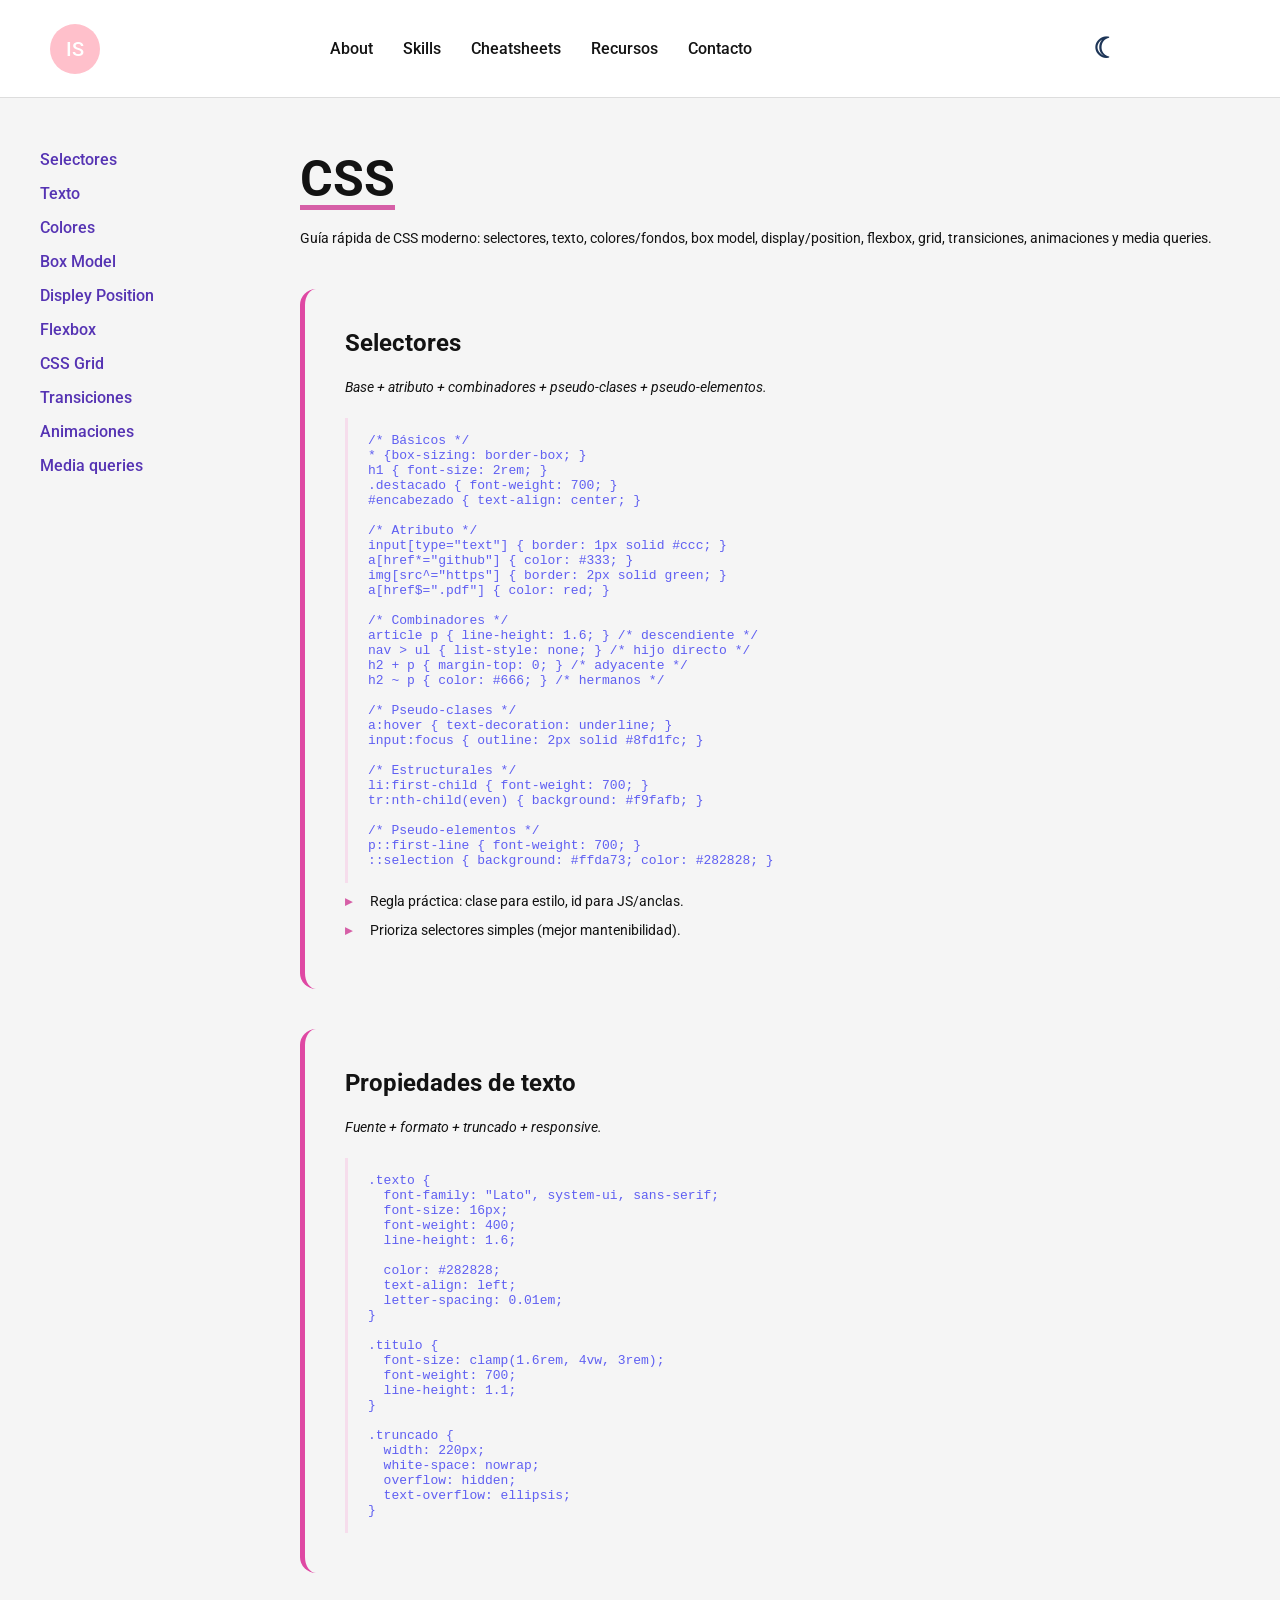
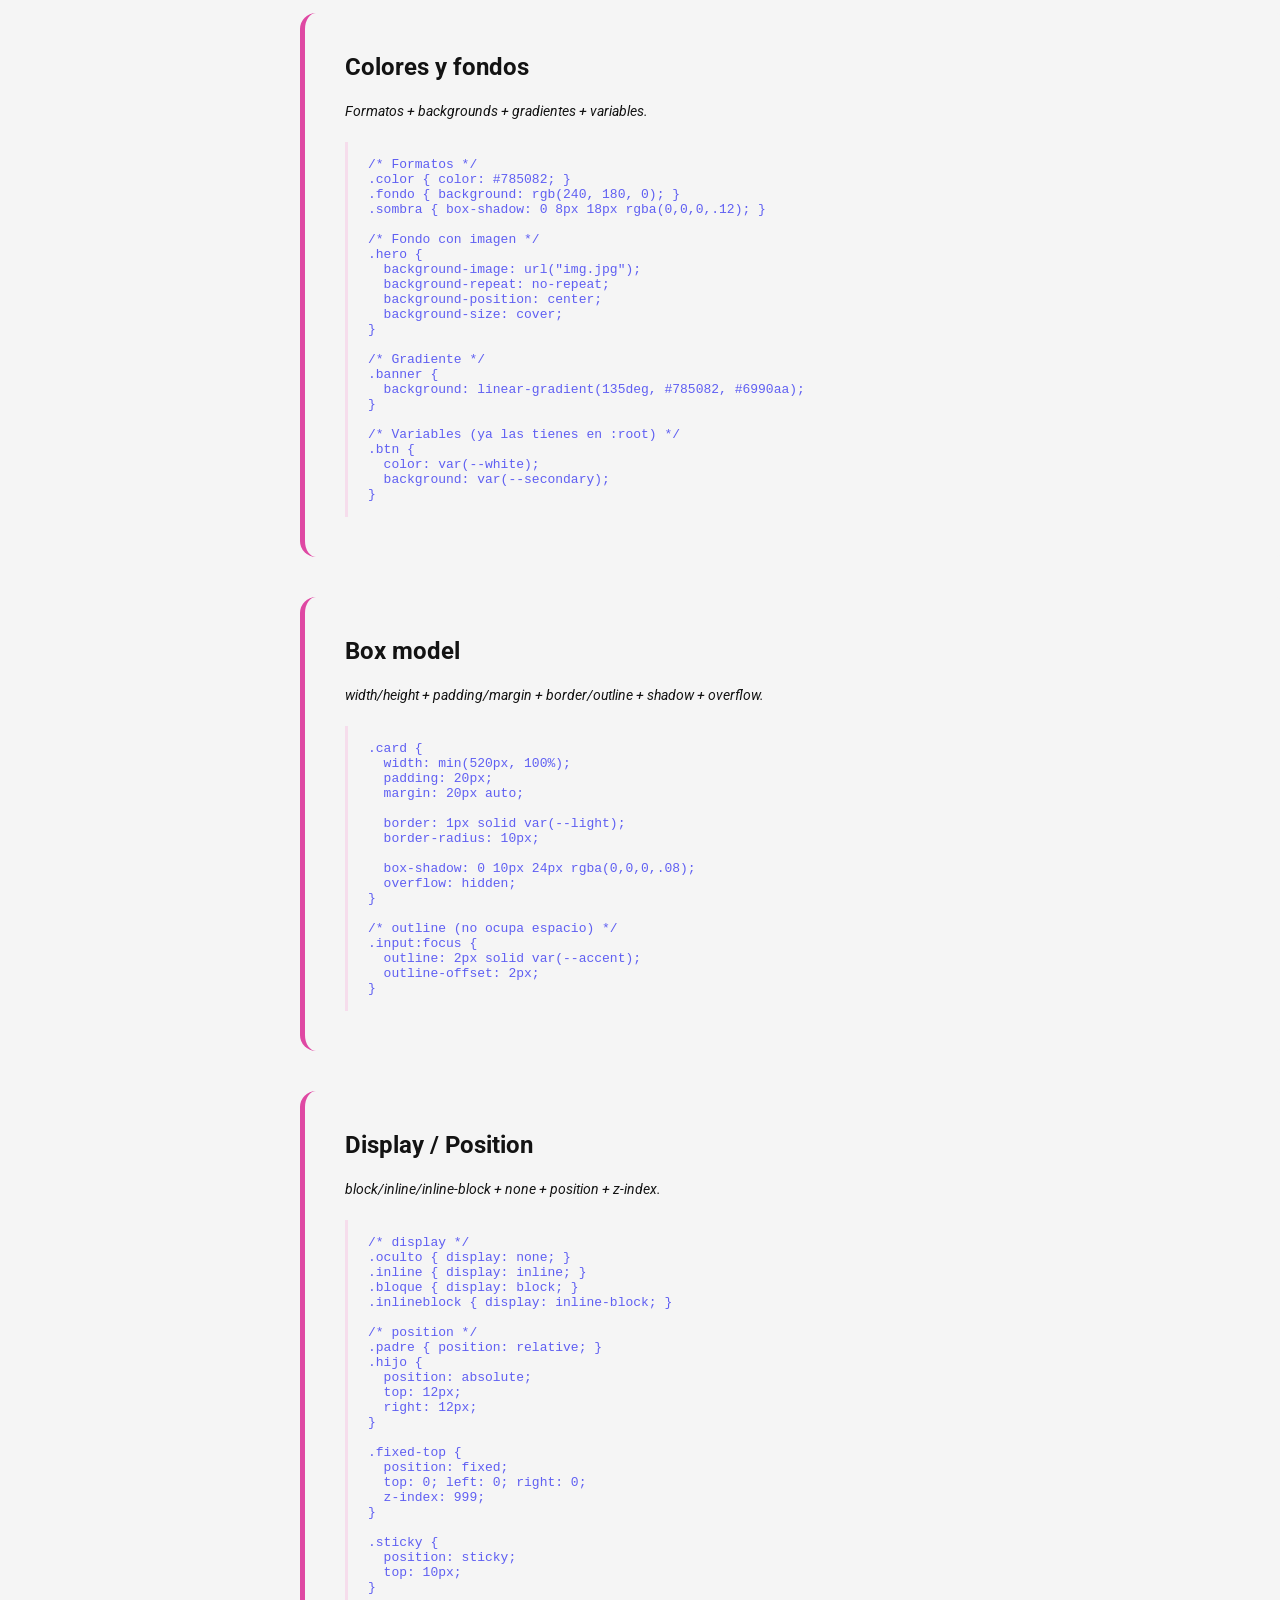
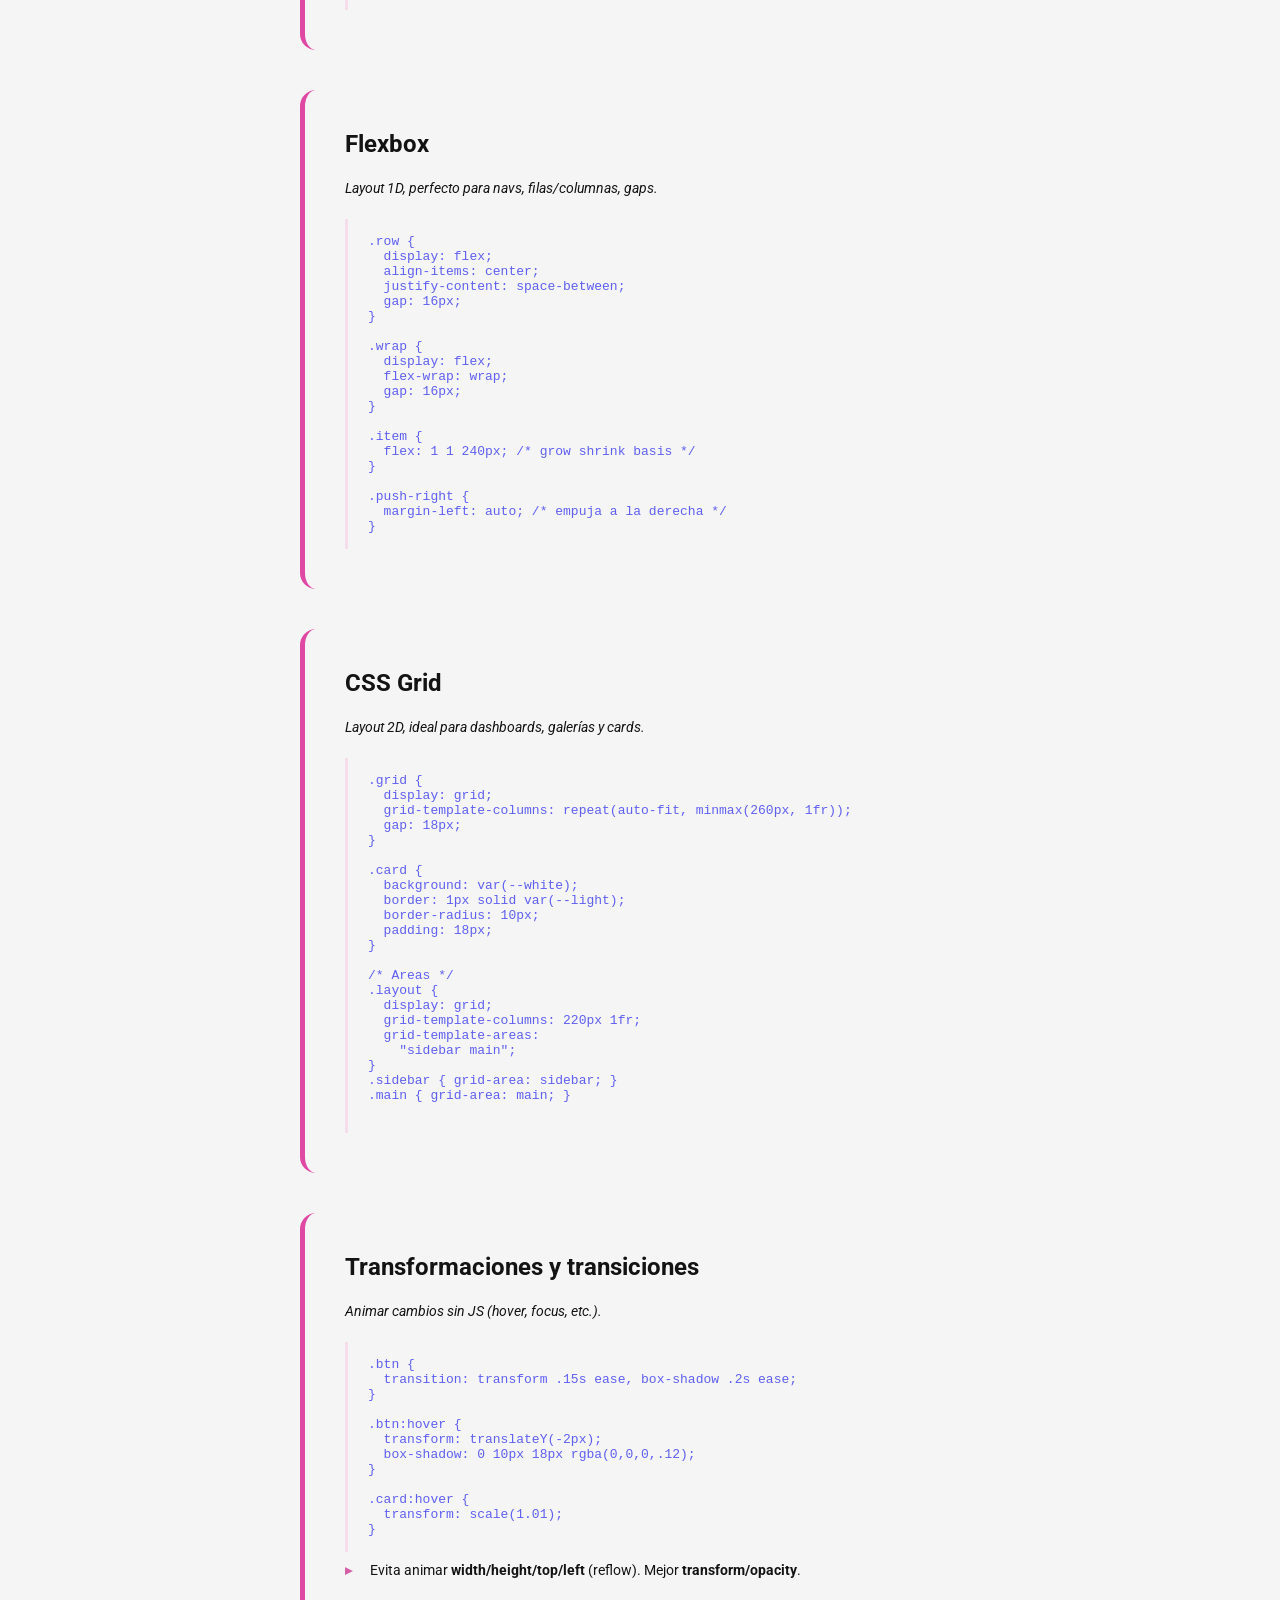
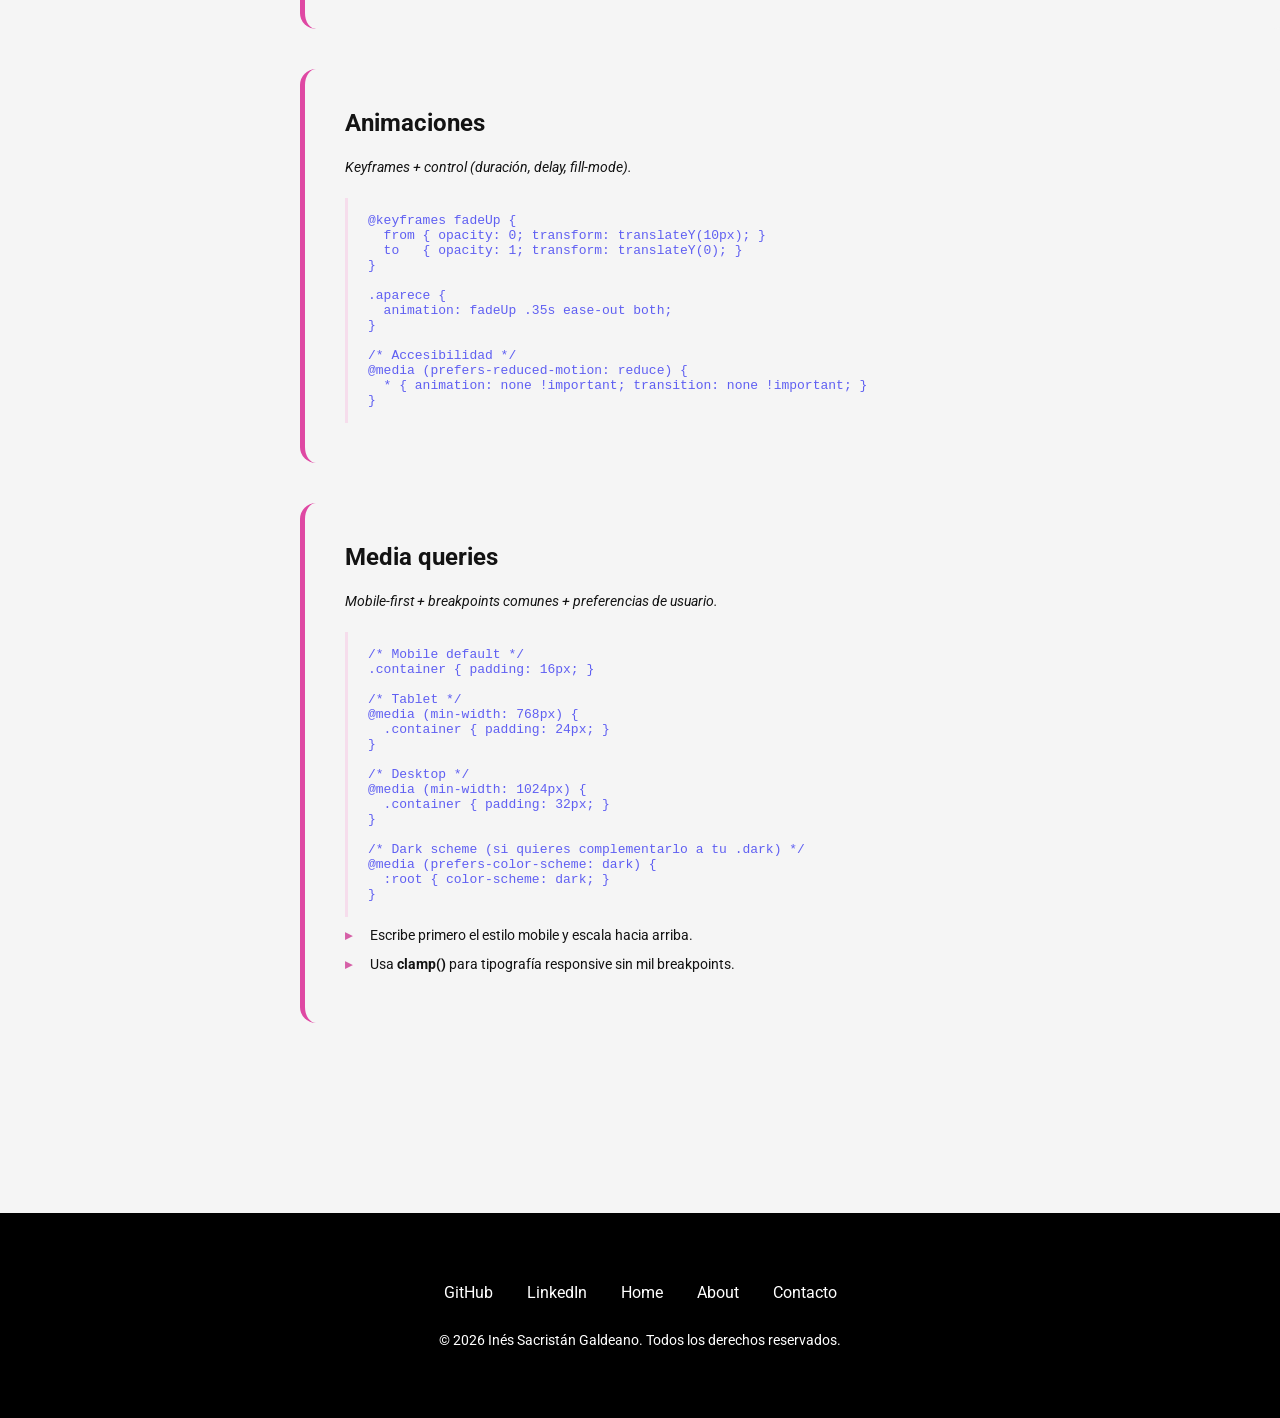
<file: cheatsheet-css.html>
<!DOCTYPE html>
<html lang="es">

<head>
    <meta charset="UTF-8">
    <meta name="viewport" content="width=device-width, initial-scale=1.0">
    <title>Cheatsheet HTML</title>

    <link rel="stylesheet" href="CSS/reset.css">
    <link rel="stylesheet" href="CSS/styles.css">
</head>

<body class="home">

<div id="header"></div>

<main class="cheatsheet-layout">

    <!-- MENU STICKY -->
    <aside class="sticky-nav">

        <a href="#selectores">Selectores</a>
        <a href="#texto">Texto</a>
        <a href="#colores">Colores</a>
        <a href="#boxModel">Box Model</a>
        <a href="#position">Displey Position</a>
        <a href="#flexbox">Flexbox</a>
        <a href="#Grid">CSS Grid</a>
        <a href="#transiciones">Transiciones</a>
        <a href="#animaciones">Animaciones</a>
        <a href="#mediaqueries">Media queries</a>

    </aside>

    <!-- CONTENIDO -->
    <section class="cheatsheet-content">

        <h1>CSS</h1>

        <p>
           Guía rápida de CSS moderno: selectores, texto, colores/fondos, box model, display/position, flexbox, grid, transiciones, animaciones y media queries.
        </p>

        <article id="selectores">

            <h2>Selectores</h2>

            <p><em>Base + atributo + combinadores + pseudo-clases + pseudo-elementos.</em></p>

        <pre><code>
/* Básicos */
* {box-sizing: border-box; }
h1 { font-size: 2rem; }
.destacado { font-weight: 700; }
#encabezado { text-align: center; }

/* Atributo */
input[type="text"] { border: 1px solid #ccc; }
a[href*="github"] { color: #333; }
img[src^="https"] { border: 2px solid green; }
a[href$=".pdf"] { color: red; }

/* Combinadores */
article p { line-height: 1.6; } /* descendiente */
nav &gt; ul { list-style: none; } /* hijo directo */
h2 + p { margin-top: 0; } /* adyacente */
h2 ~ p { color: #666; } /* hermanos */

/* Pseudo-clases */
a:hover { text-decoration: underline; }
input:focus { outline: 2px solid #8fd1fc; }

/* Estructurales */
li:first-child { font-weight: 700; }
tr:nth-child(even) { background: #f9fafb; }

/* Pseudo-elementos */
p::first-line { font-weight: 700; }
::selection { background: #ffda73; color: #282828; }
        </pre></code>
            
            <p class="tip">Regla práctica: clase para estilo, id para JS/anclas.</p>
            <p class="tip">Prioriza selectores simples (mejor mantenibilidad).</p>
        </article>

        <article id="texto">

            <h2>Propiedades de texto</h2>
            <p><em>Fuente + formato + truncado + responsive.</em></p>

            <pre><code>
.texto {
  font-family: "Lato", system-ui, sans-serif;
  font-size: 16px;
  font-weight: 400;
  line-height: 1.6;

  color: #282828;
  text-align: left;
  letter-spacing: 0.01em;
}

.titulo {
  font-size: clamp(1.6rem, 4vw, 3rem);
  font-weight: 700;
  line-height: 1.1;
}

.truncado {
  width: 220px;
  white-space: nowrap;
  overflow: hidden;
  text-overflow: ellipsis;
}
            </code></pre>

        </article>

        <article id="colores">

            <h2>Colores y fondos</h2>
            <p><em>Formatos + backgrounds + gradientes + variables.</em></p>

            <pre><code>
/* Formatos */
.color { color: #785082; }
.fondo { background: rgb(240, 180, 0); }
.sombra { box-shadow: 0 8px 18px rgba(0,0,0,.12); }

/* Fondo con imagen */
.hero {
  background-image: url("img.jpg");
  background-repeat: no-repeat;
  background-position: center;
  background-size: cover;
}

/* Gradiente */
.banner {
  background: linear-gradient(135deg, #785082, #6990aa);
}

/* Variables (ya las tienes en :root) */
.btn {
  color: var(--white);
  background: var(--secondary);
}
            </code></pre>
        </article>

        <article id="boxModel">

            <h2>Box model</h2>
            <p><em>width/height + padding/margin + border/outline + shadow + overflow.</em></p>

            <pre><code>
.card {
  width: min(520px, 100%);
  padding: 20px;
  margin: 20px auto;

  border: 1px solid var(--light);
  border-radius: 10px;

  box-shadow: 0 10px 24px rgba(0,0,0,.08);
  overflow: hidden;
}

/* outline (no ocupa espacio) */
.input:focus {
  outline: 2px solid var(--accent);
  outline-offset: 2px;
}
            </code></pre>

        </article>

        <article id="position">

            <h2>Display / Position</h2>
            <p><em>block/inline/inline-block + none + position + z-index.</em></p>

            <pre><code>
/* display */
.oculto { display: none; }
.inline { display: inline; }
.bloque { display: block; }
.inlineblock { display: inline-block; }

/* position */
.padre { position: relative; }
.hijo {
  position: absolute;
  top: 12px;
  right: 12px;
}

.fixed-top {
  position: fixed;
  top: 0; left: 0; right: 0;
  z-index: 999;
}

.sticky {
  position: sticky;
  top: 10px;
}
            </code></pre>

        </article>

        <article id="flexbox">

            <h2>Flexbox</h2>
            <p><em>Layout 1D, perfecto para navs, filas/columnas, gaps.</em></p>

            <pre><code>
.row {
  display: flex;
  align-items: center;
  justify-content: space-between;
  gap: 16px;
}

.wrap {
  display: flex;
  flex-wrap: wrap;
  gap: 16px;
}

.item {
  flex: 1 1 240px; /* grow shrink basis */
}

.push-right {
  margin-left: auto; /* empuja a la derecha */
}
            </code></pre>

        </article>

        <article id="Grid">

            <h2>CSS Grid</h2>
            <p><em>Layout 2D, ideal para dashboards, galerías y cards.</em></p>

            <pre><code>
.grid {
  display: grid;
  grid-template-columns: repeat(auto-fit, minmax(260px, 1fr));
  gap: 18px;
}

.card {
  background: var(--white);
  border: 1px solid var(--light);
  border-radius: 10px;
  padding: 18px;
}

/* Areas */
.layout {
  display: grid;
  grid-template-columns: 220px 1fr;
  grid-template-areas:
    "sidebar main";
}
.sidebar { grid-area: sidebar; }
.main { grid-area: main; }

        </code></pre>
        </article>

        <article id="semantica">

            <h2>Transformaciones y transiciones</h2>
            <p><em>Animar cambios sin JS (hover, focus, etc.).</em></p>

            <pre><code>
.btn {
  transition: transform .15s ease, box-shadow .2s ease;
}

.btn:hover {
  transform: translateY(-2px);
  box-shadow: 0 10px 18px rgba(0,0,0,.12);
}

.card:hover {
  transform: scale(1.01);
}
        </code></pre>
            <p class="tip">Evita animar <strong>width/height/top/left</strong>  (reflow). Mejor <strong>transform/opacity</strong>.</p>
        </article>

        <article id="animaciones">

            <h2>Animaciones</h2>
            <p><em>Keyframes + control (duración, delay, fill-mode).</em></p>

            <pre><code>
@keyframes fadeUp {
  from { opacity: 0; transform: translateY(10px); }
  to   { opacity: 1; transform: translateY(0); }
}

.aparece {
  animation: fadeUp .35s ease-out both;
}

/* Accesibilidad */
@media (prefers-reduced-motion: reduce) {
  * { animation: none !important; transition: none !important; }
}
        </code></pre>
        </article>
        
        <article id="mediaqueries">

            <h2>Media queries</h2>
            <p><em>Mobile-first + breakpoints comunes + preferencias de usuario.</em></p>

            <pre><code>
/* Mobile default */
.container { padding: 16px; }

/* Tablet */
@media (min-width: 768px) {
  .container { padding: 24px; }
}

/* Desktop */
@media (min-width: 1024px) {
  .container { padding: 32px; }
}

/* Dark scheme (si quieres complementarlo a tu .dark) */
@media (prefers-color-scheme: dark) {
  :root { color-scheme: dark; }
}
            </code></pre>
            <p class="tip">Escribe primero el estilo mobile y escala hacia arriba.</p>
            <p class="tip">Usa <strong>clamp()</strong> para tipografía responsive sin mil breakpoints.</p>
        </article>



    </section>


</main>

<div id="footer"></div>

<script type="module" src="./JAVASCRIPT/main.js"></script>

</body>

</html>
</file>
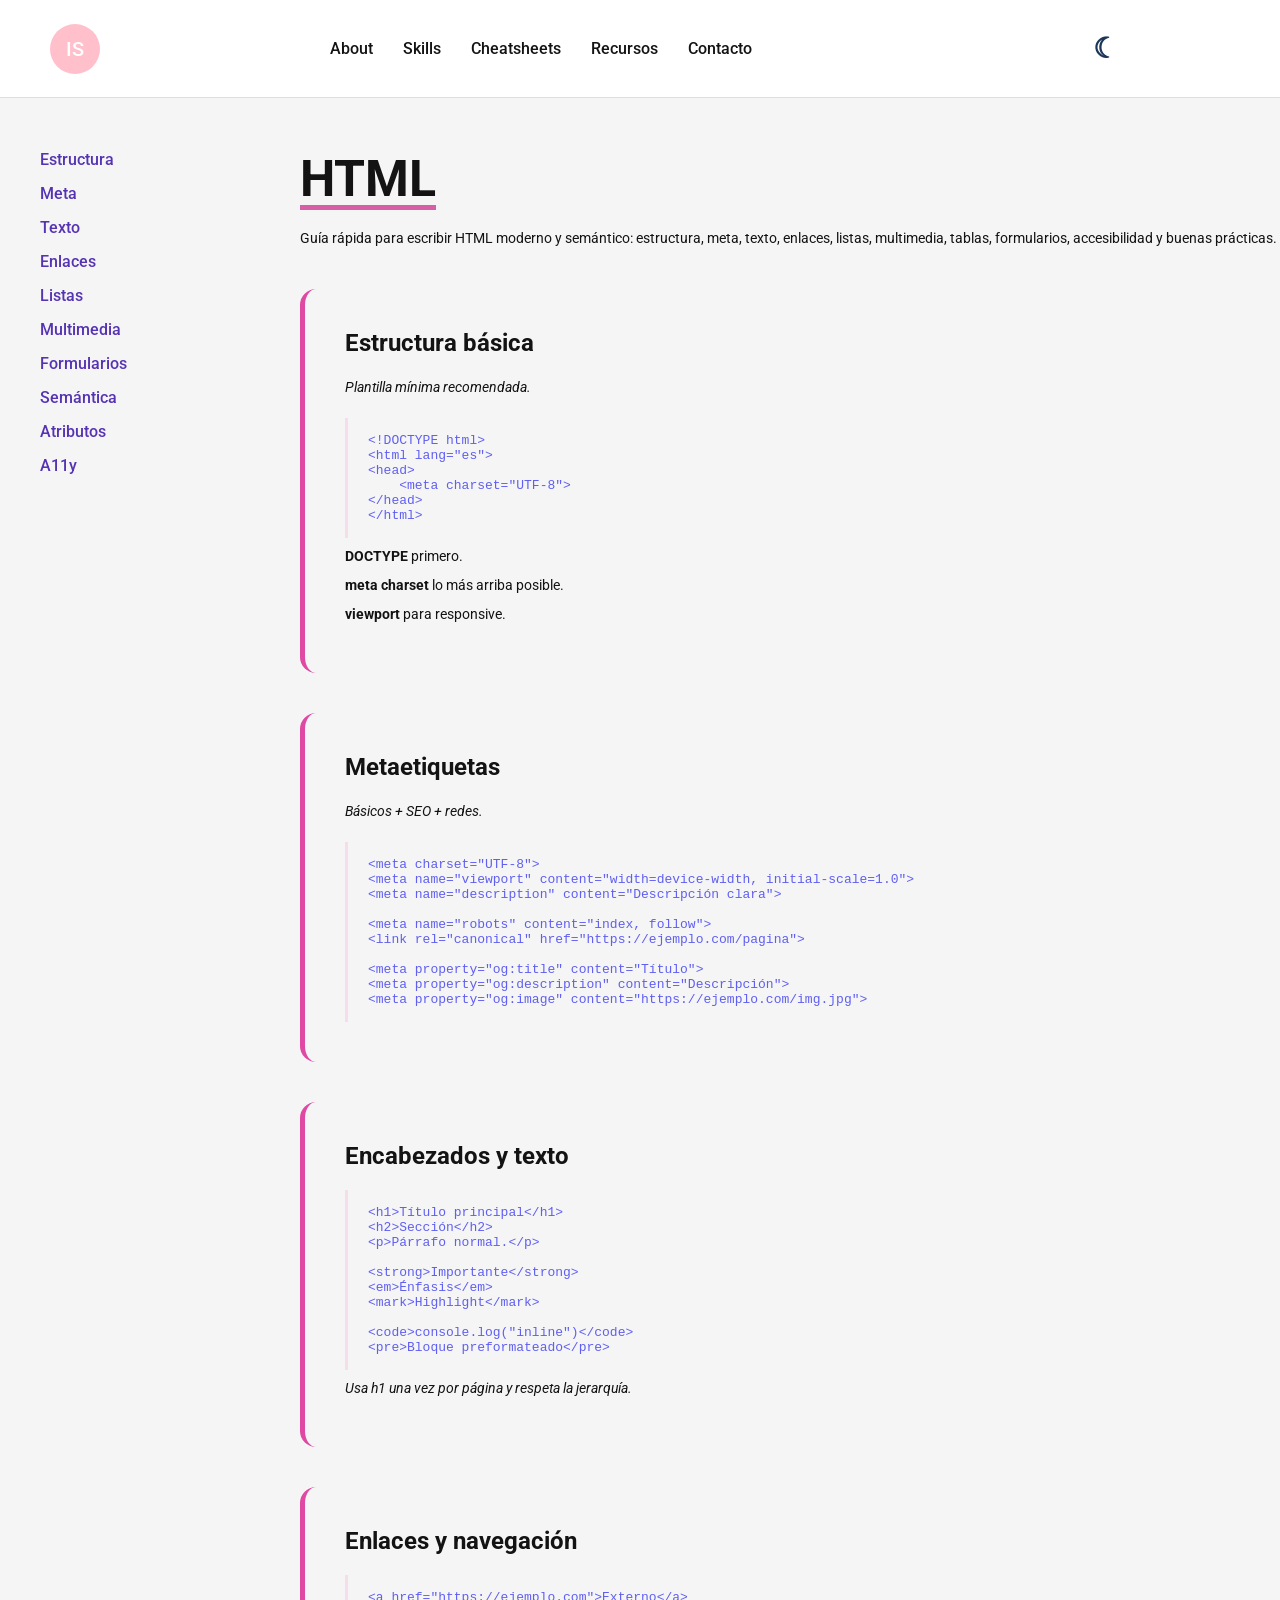
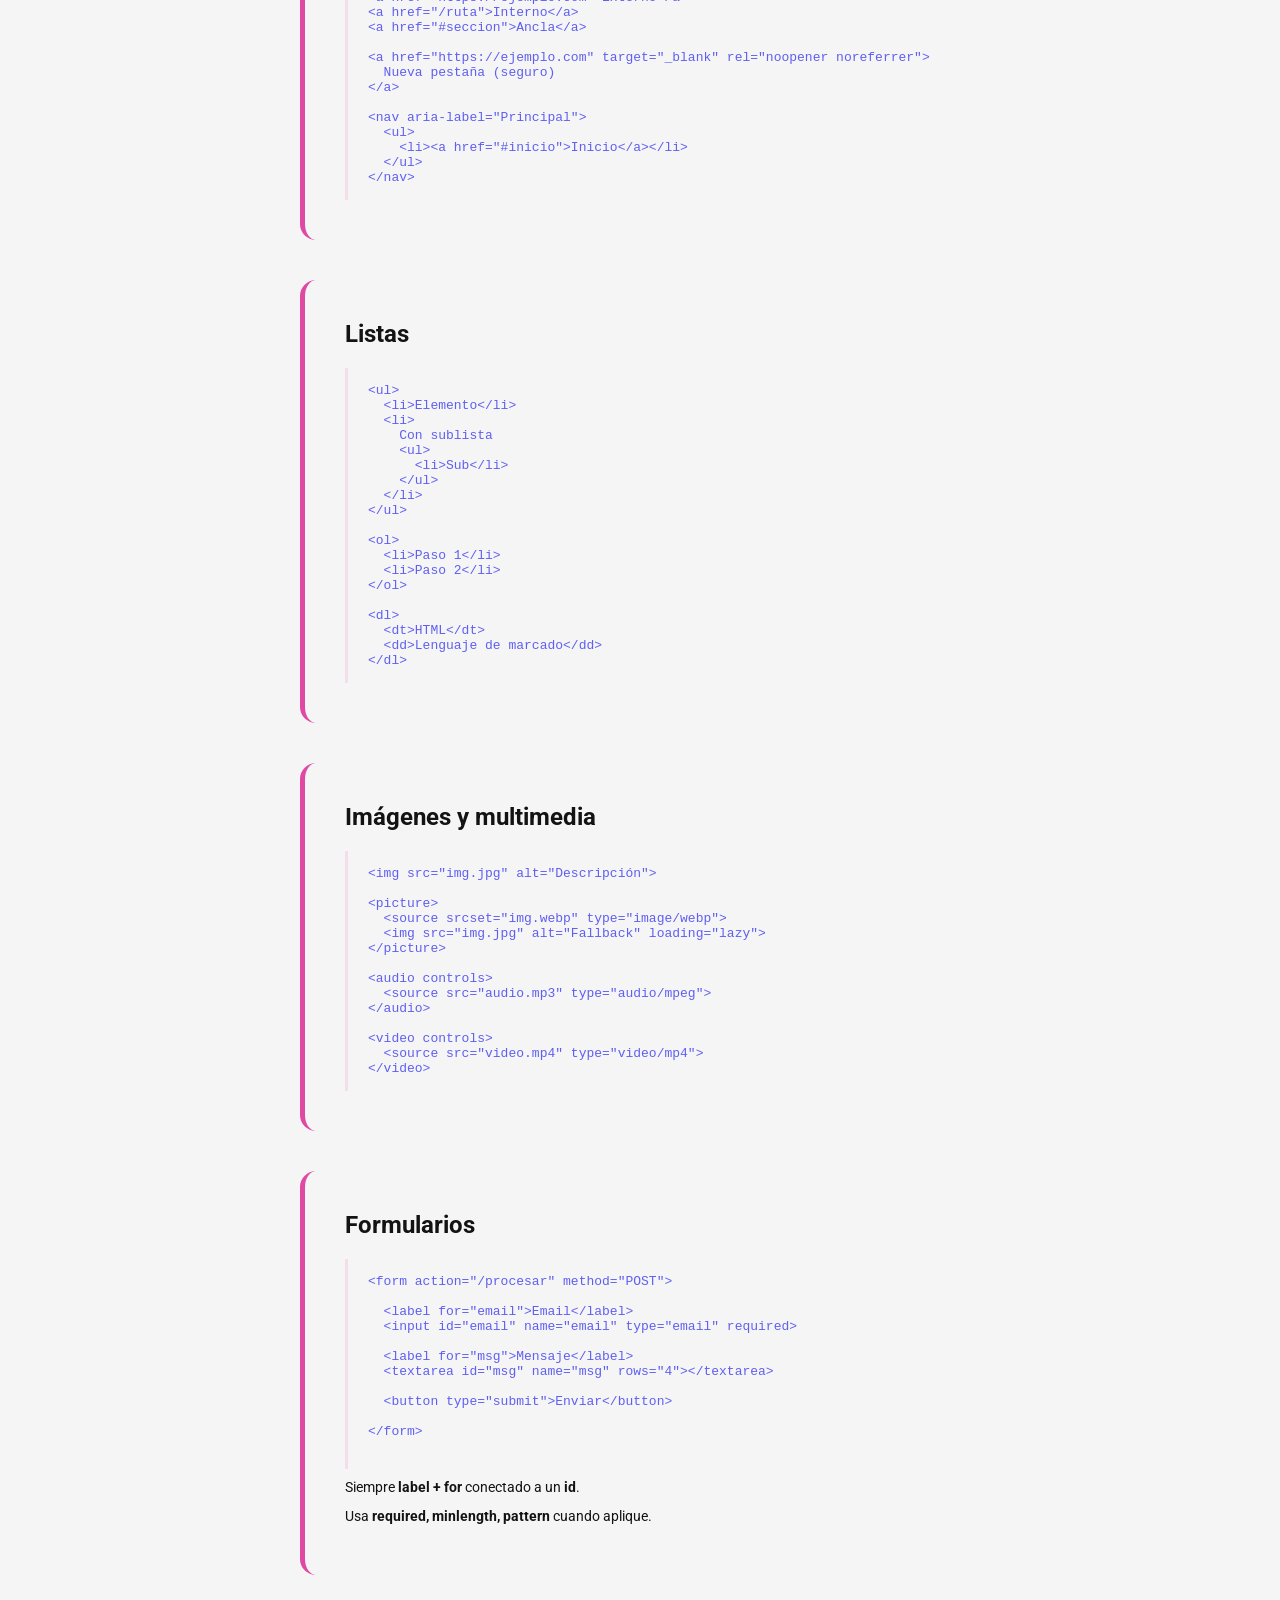
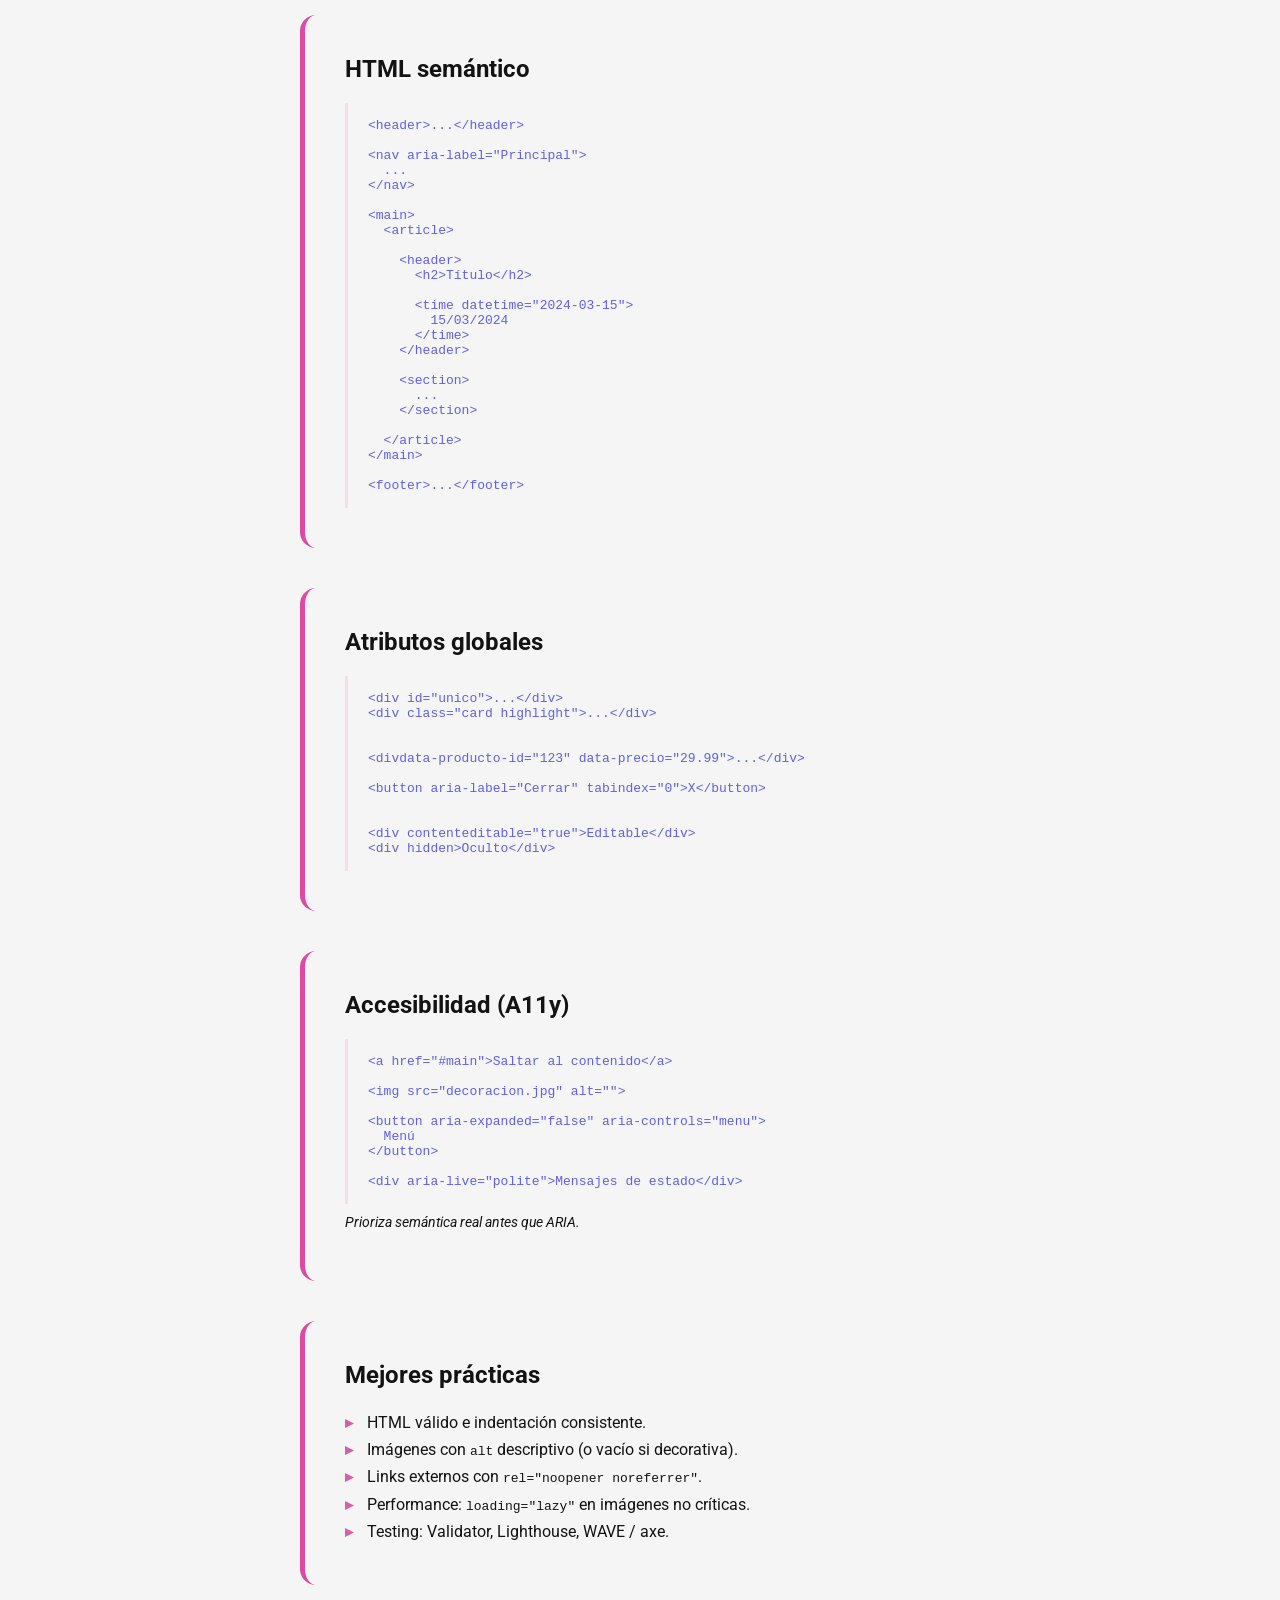
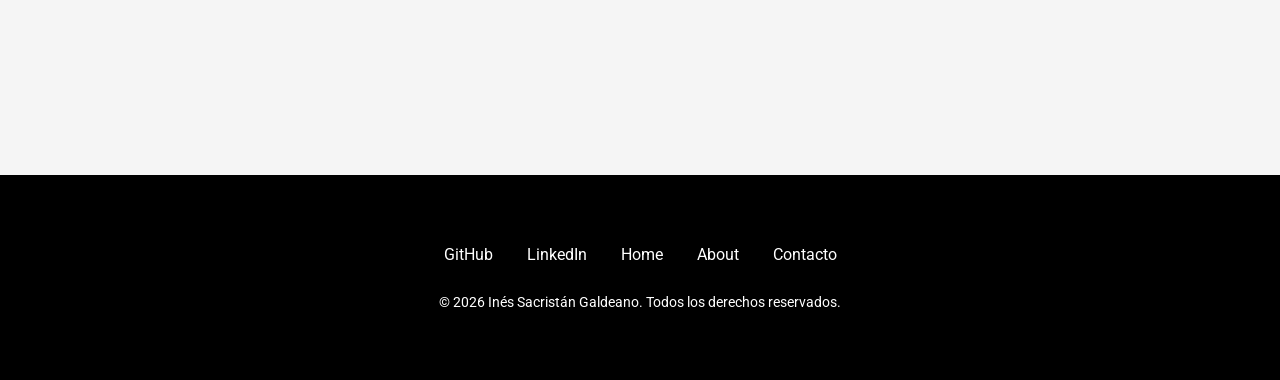
<file: cheatsheet-html.html>
<!DOCTYPE html>
<html lang="es">

<head>
    <meta charset="UTF-8">
    <meta name="viewport" content="width=device-width, initial-scale=1.0">
    <title>Cheatsheet HTML</title>

    <link rel="stylesheet" href="CSS/reset.css">
    <link rel="stylesheet" href="CSS/styles.css">
</head>

<body class="home">

<div id="header"></div>

<main class="cheatsheet-layout">

    <!-- MENU STICKY -->
    <aside class="sticky-nav">

        <a href="#estructura">Estructura</a>
        <a href="#meta">Meta</a>
        <a href="#texto">Texto</a>
        <a href="#enlaces">Enlaces</a>
        <a href="#listas">Listas</a>
        <a href="#multimedia">Multimedia</a>
        <a href="#formularios">Formularios</a>
        <a href="#semantica">Semántica</a>
        <a href="#atributos">Atributos</a>
        <a href="#a11y">A11y</a>

    </aside>

    <!-- CONTENIDO -->
    <section class="cheatsheet-content">

        <h1>HTML</h1>

        <p>
            Guía rápida para escribir HTML moderno y semántico: estructura, meta, texto, enlaces, listas, multimedia, tablas, formularios, accesibilidad y buenas prácticas.
        </p>

        <article id="estructura">

            <h2>Estructura básica</h2>

            <p><em>Plantilla mínima recomendada.</em></p>

            <pre><code>
&lt;!DOCTYPE html&gt;
&lt;html lang="es"&gt;
&lt;head&gt;
    &lt;meta charset="UTF-8"&gt;
&lt;/head&gt;
&lt;/html&gt;
            </code></pre>
            <p><strong>DOCTYPE</strong> primero.</p>
            <p><strong>meta charset</strong> lo más arriba posible.</p>
            <p><strong>viewport</strong> para responsive.</p>
        </article>

        <article id="meta">

            <h2>Metaetiquetas</h2>
            <p><em>Básicos + SEO + redes.</em></p>

            <pre><code>
&lt;meta charset="UTF-8"&gt;
&lt;meta name="viewport" content="width=device-width, initial-scale=1.0"&gt;
&lt;meta name="description" content="Descripción clara"&gt;

&lt;meta name="robots" content="index, follow"&gt;
&lt;link rel="canonical" href="https://ejemplo.com/pagina"&gt;

&lt;meta property="og:title" content="Título"&gt;
&lt;meta property="og:description" content="Descripción"&gt;
&lt;meta property="og:image" content="https://ejemplo.com/img.jpg"&gt;
            </code></pre>

        </article>

        <article id="texto">

            <h2>Encabezados y texto</h2>

            <pre><code>
&lt;h1&gt;Título principal&lt;/h1&gt;
&lt;h2&gt;Sección&lt;/h2&gt;
&lt;p&gt;Párrafo normal.&lt;/p&gt;

&lt;strong&gt;Importante&lt;/strong&gt;
&lt;em&gt;Énfasis&lt;/em&gt;
&lt;mark&gt;Highlight&lt;/mark&gt;

&lt;code&gt;console.log("inline")&lt;/code&gt;
&lt;pre&gt;Bloque preformateado&lt;/pre&gt;
            </code></pre>

            <p><em>Usa h1 una vez por página y respeta la jerarquía.</em></p>

        </article>

        <article id="enlaces">

            <h2>Enlaces y navegación</h2>

            <pre><code>
&lt;a href="https://ejemplo.com"&gt;Externo&lt;/a&gt;
&lt;a href="/ruta"&gt;Interno&lt;/a&gt;
&lt;a href="#seccion"&gt;Ancla&lt;/a&gt;

&lt;a href="https://ejemplo.com" target="_blank" rel="noopener noreferrer"&gt;
  Nueva pestaña (seguro)
&lt;/a&gt;

&lt;nav aria-label="Principal"&gt;
  &lt;ul&gt;
    &lt;li&gt;&lt;a href="#inicio"&gt;Inicio&lt;/a&gt;&lt;/li&gt;
  &lt;/ul&gt;
&lt;/nav&gt;
            </code></pre>

        </article>

        <article id="listas">

            <h2>Listas</h2>

            <pre><code>
&lt;ul&gt;
  &lt;li&gt;Elemento&lt;/li&gt;
  &lt;li&gt;
    Con sublista
    &lt;ul&gt;
      &lt;li&gt;Sub&lt;/li&gt;
    &lt;/ul&gt;
  &lt;/li&gt;
&lt;/ul&gt;

&lt;ol&gt;
  &lt;li&gt;Paso 1&lt;/li&gt;
  &lt;li&gt;Paso 2&lt;/li&gt;
&lt;/ol&gt;

&lt;dl&gt;
  &lt;dt&gt;HTML&lt;/dt&gt;
  &lt;dd&gt;Lenguaje de marcado&lt;/dd&gt;
&lt;/dl&gt;
            </code></pre>

        </article>

        <article id="multimedia">

            <h2>Imágenes y multimedia</h2>

            <pre><code>
&lt;img src="img.jpg" alt="Descripción"&gt;

&lt;picture&gt;
  &lt;source srcset="img.webp" type="image/webp"&gt;
  &lt;img src="img.jpg" alt="Fallback" loading="lazy"&gt;
&lt;/picture&gt;

&lt;audio controls&gt;
  &lt;source src="audio.mp3" type="audio/mpeg"&gt;
&lt;/audio&gt;

&lt;video controls&gt;
  &lt;source src="video.mp4" type="video/mp4"&gt;
&lt;/video&gt;
            </code></pre>

        </article>

        <article id="formularios">

            <h2>Formularios</h2>

            <pre><code>
&lt;form action="/procesar" method="POST"&gt;

  &lt;label for="email"&gt;Email&lt;/label&gt;
  &lt;input id="email" name="email" type="email" required&gt;

  &lt;label for="msg"&gt;Mensaje&lt;/label&gt;
  &lt;textarea id="msg" name="msg" rows="4"&gt;&lt;/textarea&gt;

  &lt;button type="submit"&gt;Enviar&lt;/button&gt;

&lt;/form&gt;

        </code></pre>
        <p>Siempre <strong>label + for</strong> conectado a un <strong>id</strong>.</p>
        <p>Usa <strong>required, minlength, pattern</strong> cuando aplique.</p>
        </article>

        <article id="semantica">

            <h2>HTML semántico</h2>

            <pre><code>
&lt;header&gt;...&lt;/header&gt;

&lt;nav aria-label="Principal"&gt;
  ...
&lt;/nav&gt;

&lt;main&gt;
  &lt;article&gt;

    &lt;header&gt;
      &lt;h2&gt;Título&lt;/h2&gt;

      &lt;time datetime="2024-03-15"&gt;
        15/03/2024
      &lt;/time&gt;
    &lt;/header&gt;

    &lt;section&gt;
      ...
    &lt;/section&gt;

  &lt;/article&gt;
&lt;/main&gt;

&lt;footer&gt;...&lt;/footer&gt;
        </code></pre>
        </article>

        <article id="atributos">

            <h2>Atributos globales</h2>

            <pre><code>
&lt;div id="unico"&gt;...&lt;/div&gt;
&lt;div class="card highlight"&gt;...&lt;/div&gt;


&lt;divdata-producto-id="123" data-precio="29.99"&gt;...&lt;/div&gt;

&lt;button aria-label="Cerrar" tabindex="0"&gt;X&lt;/button&gt;


&lt;div contenteditable="true"&gt;Editable&lt;/div&gt;
&lt;div hidden&gt;Oculto&lt;/div&gt;
        </code></pre>
        </article>
        
        <article id="a11y">

            <h2>Accesibilidad (A11y)</h2>

            <pre><code>
&lt;a href="#main"&gt;Saltar al contenido&lt;/a&gt;

&lt;img src="decoracion.jpg" alt=""&gt;

&lt;button aria-expanded="false" aria-controls="menu"&gt;
  Menú
&lt;/button&gt;

&lt;div aria-live="polite"&gt;Mensajes de estado&lt;/div&gt;
            </code></pre>
            <p><em>Prioriza semántica real antes que ARIA.</em></p>
        </article>

<article id="practicas">

    <h2>Mejores prácticas</h2>

    <ul class="best-practices">

        <li>
            HTML válido e indentación consistente.
        </li>

        <li>
            Imágenes con
            <code>alt</code>
            descriptivo (o vacío si decorativa).
        </li>

        <li>
            Links externos con
            <code>rel="noopener noreferrer"</code>.
        </li>

        <li>
            Performance:
            <code>loading="lazy"</code>
            en imágenes no críticas.
        </li>

        <li>
            Testing:
            Validator, Lighthouse, WAVE / axe.
        </li>

    </ul>

</article>

    </section>


</main>

<div id="footer"></div>

<script type="module" src="./JAVASCRIPT/main.js"></script>

</body>

</html>
</file>
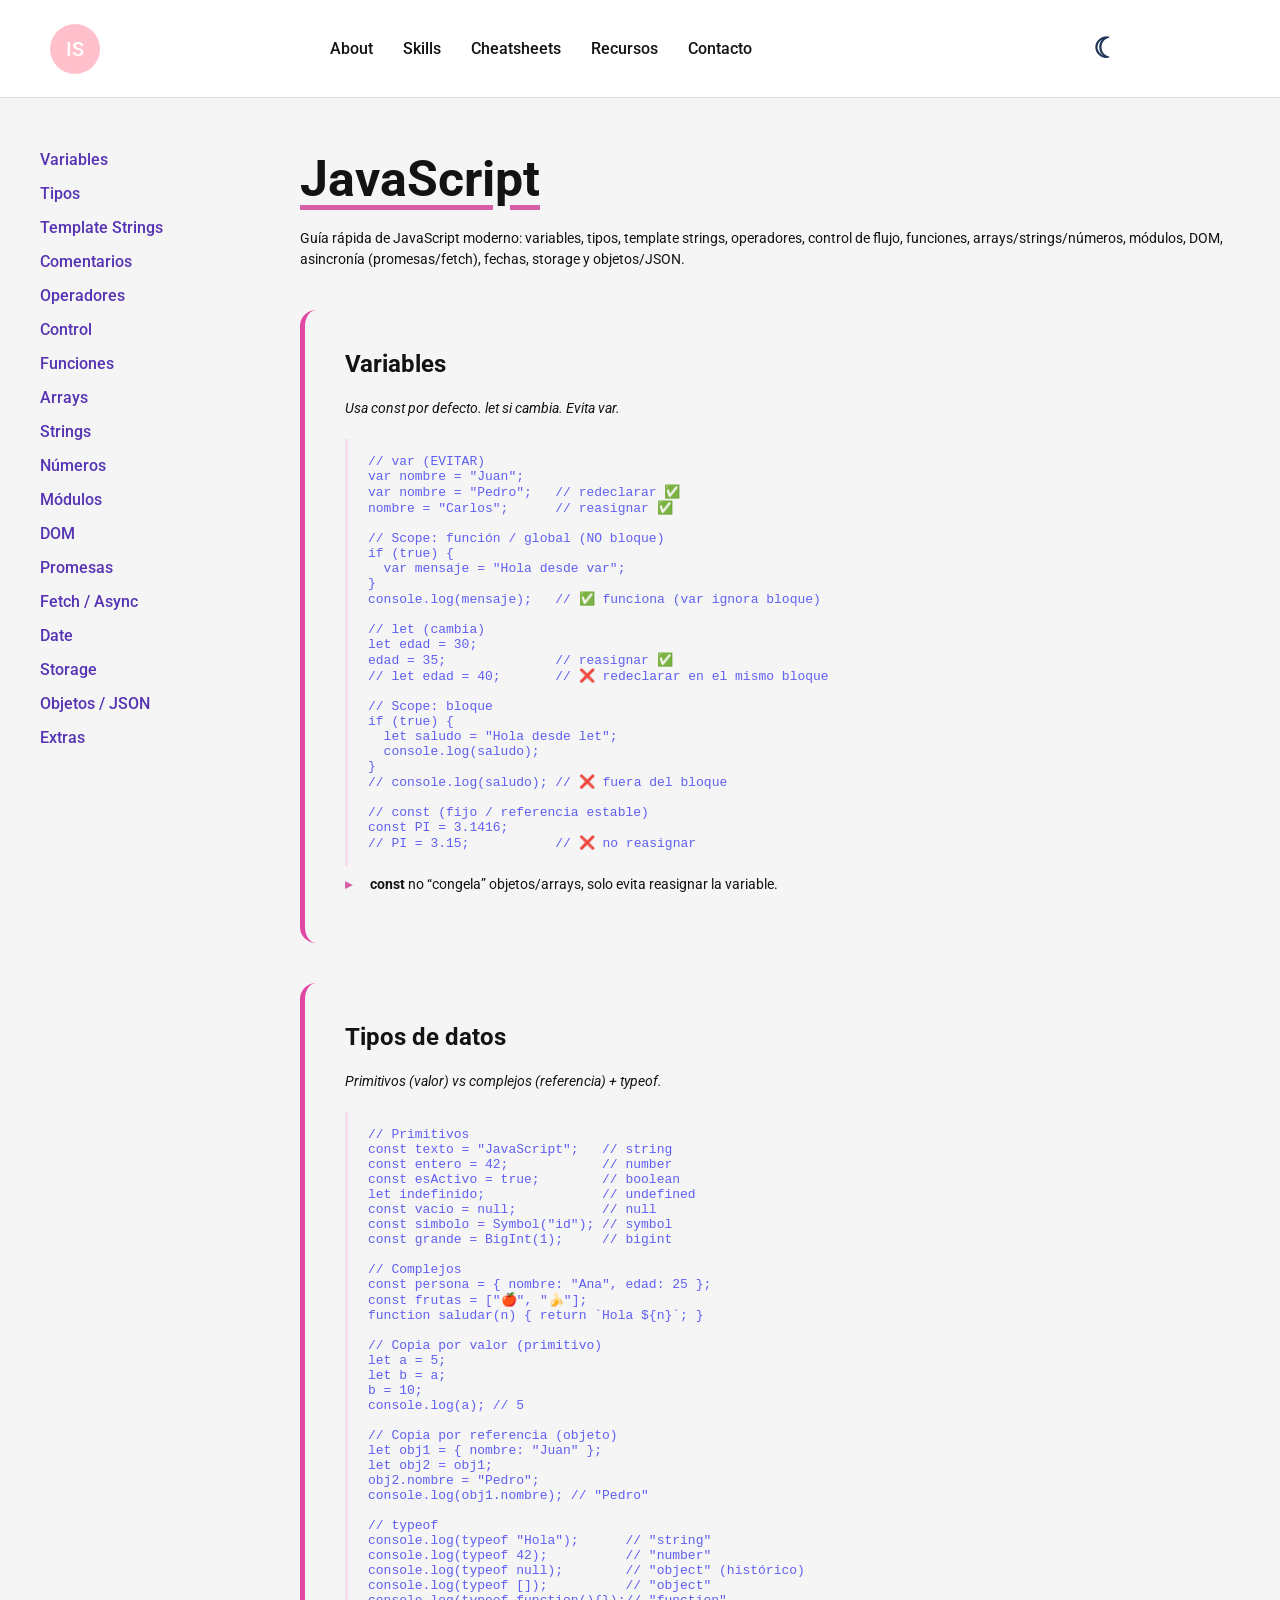
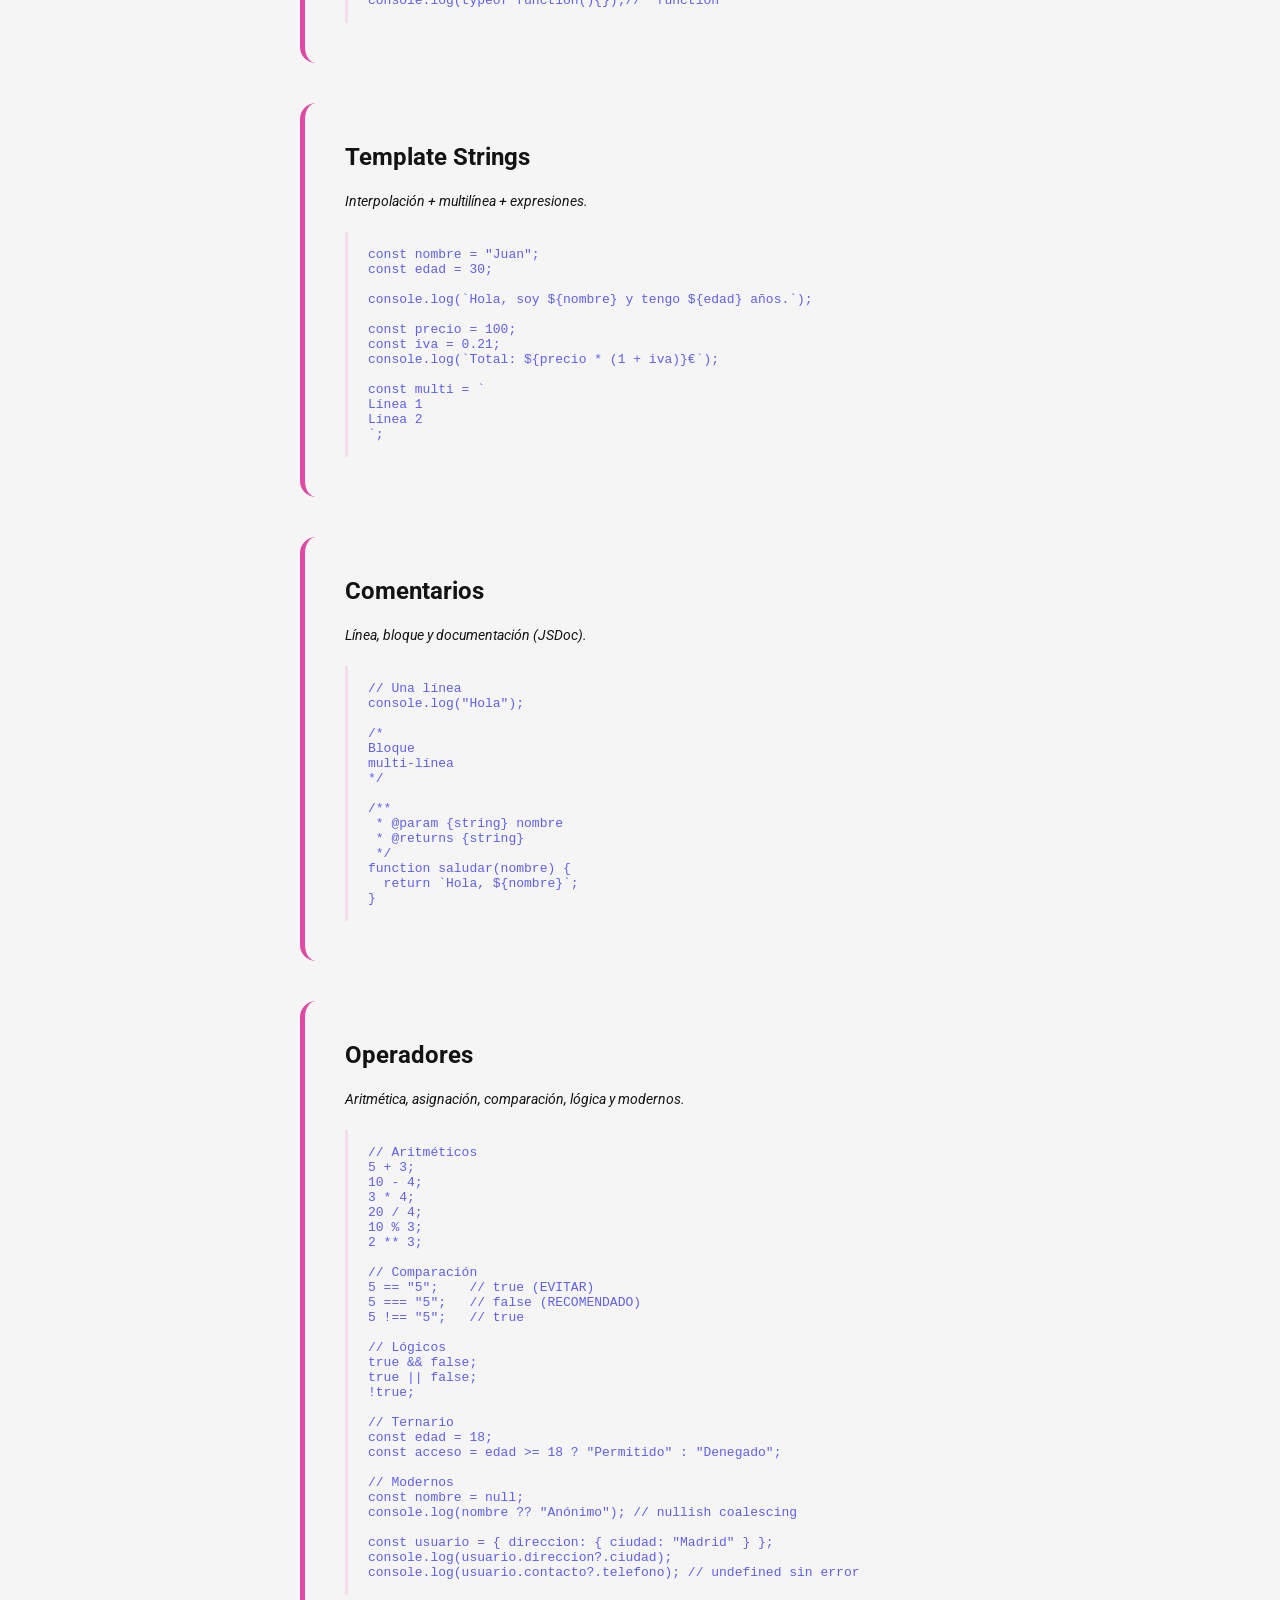
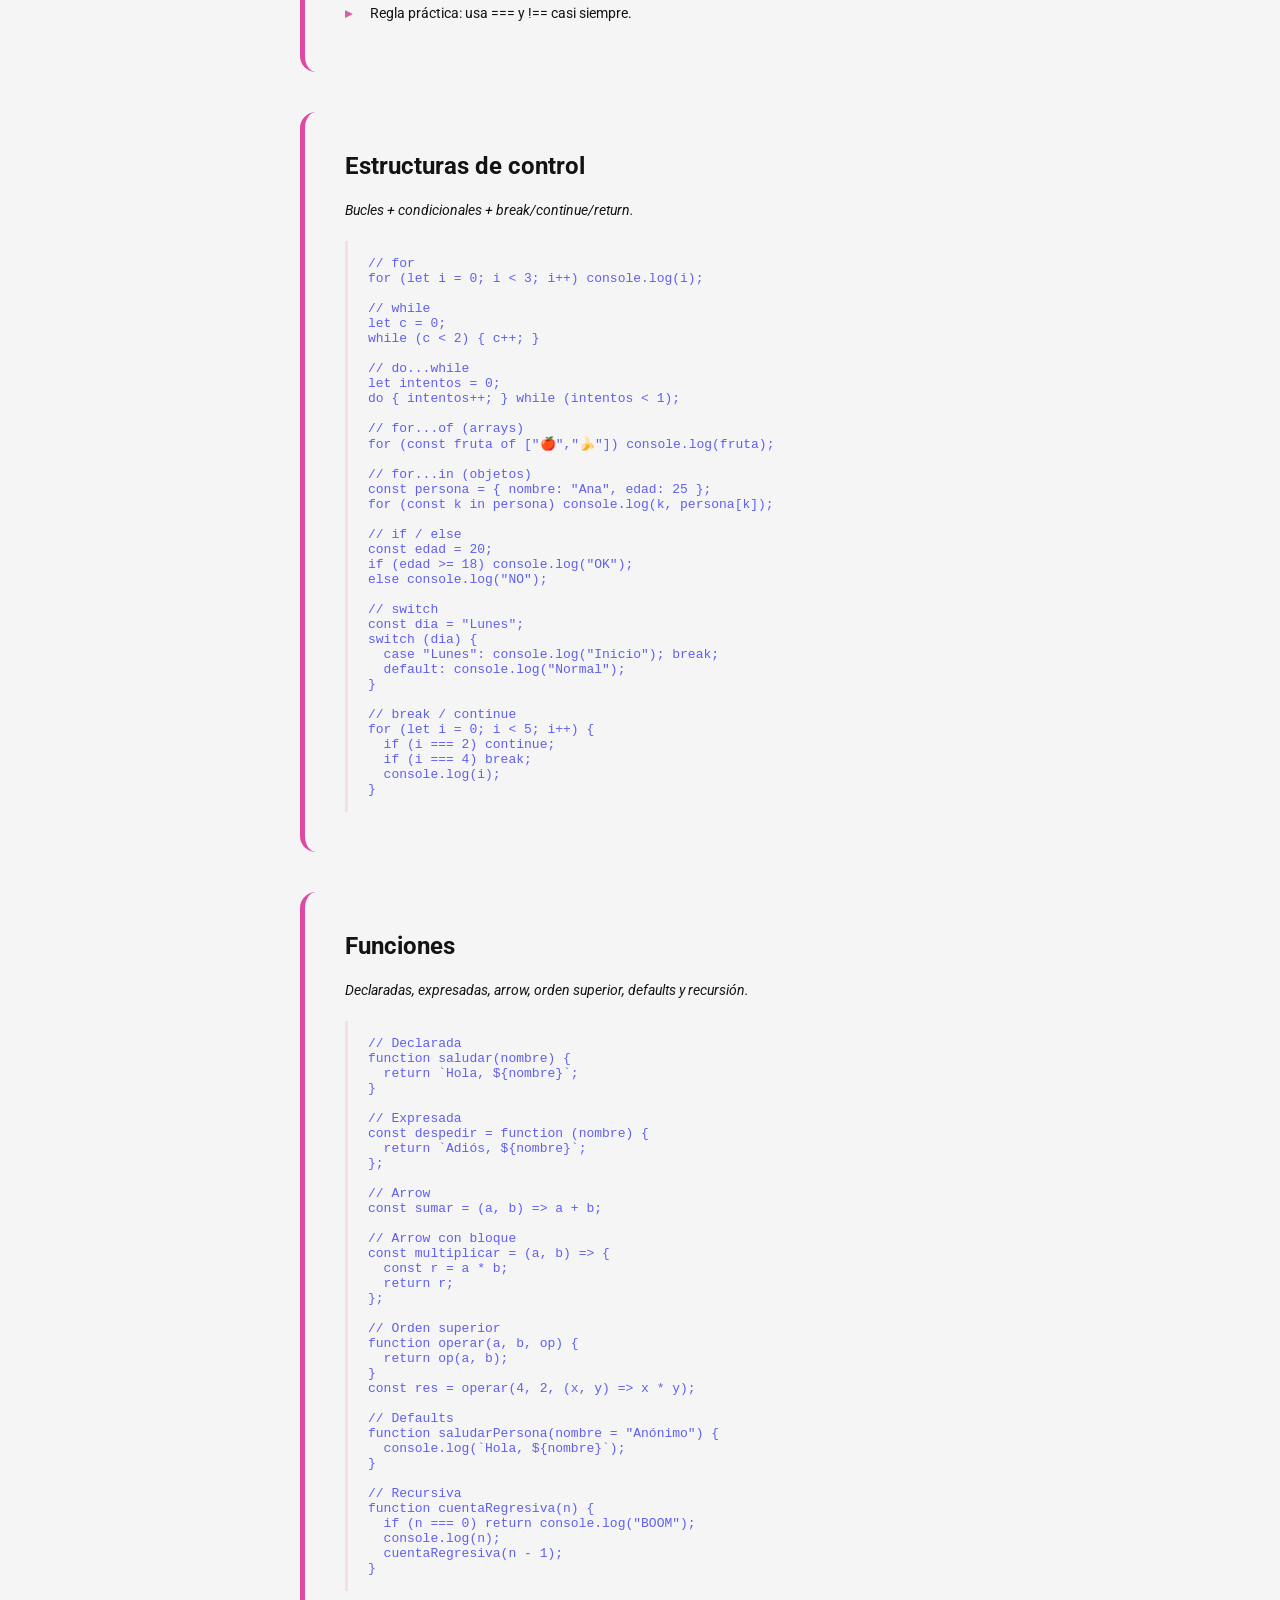
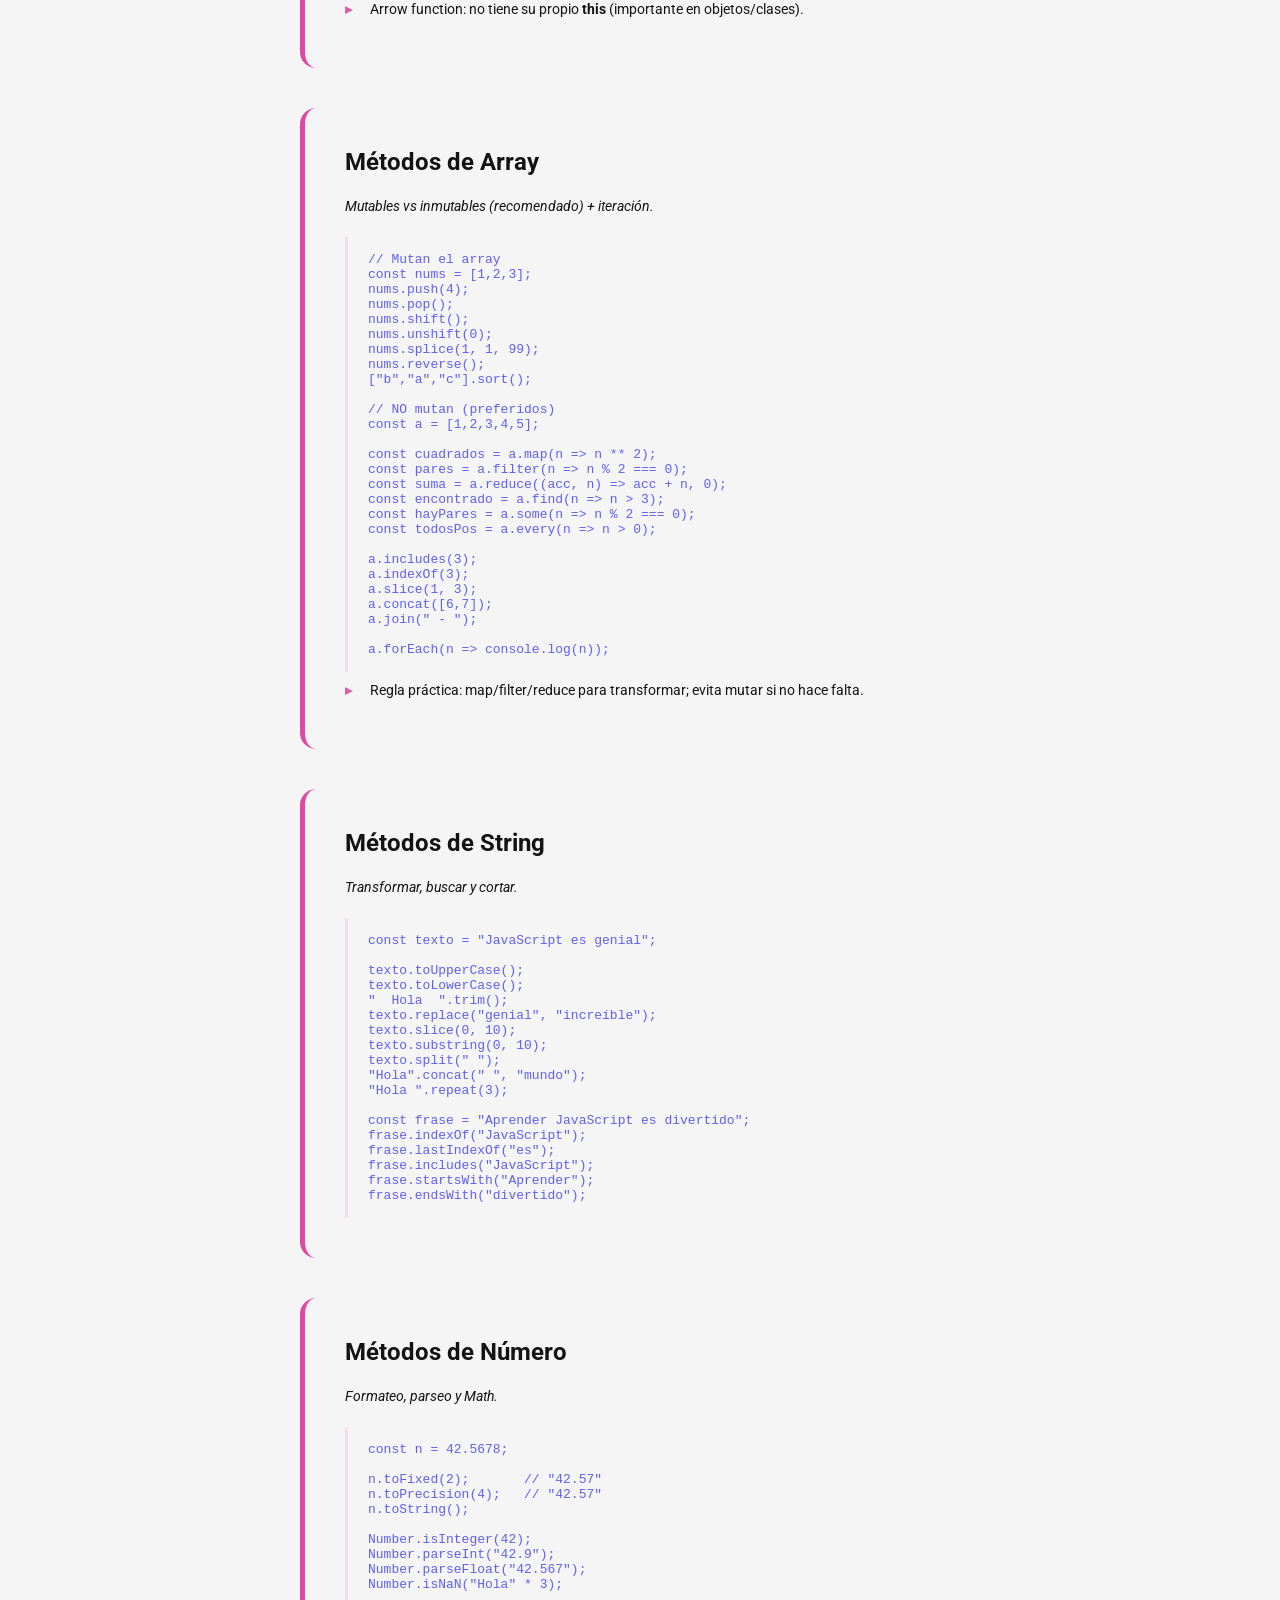
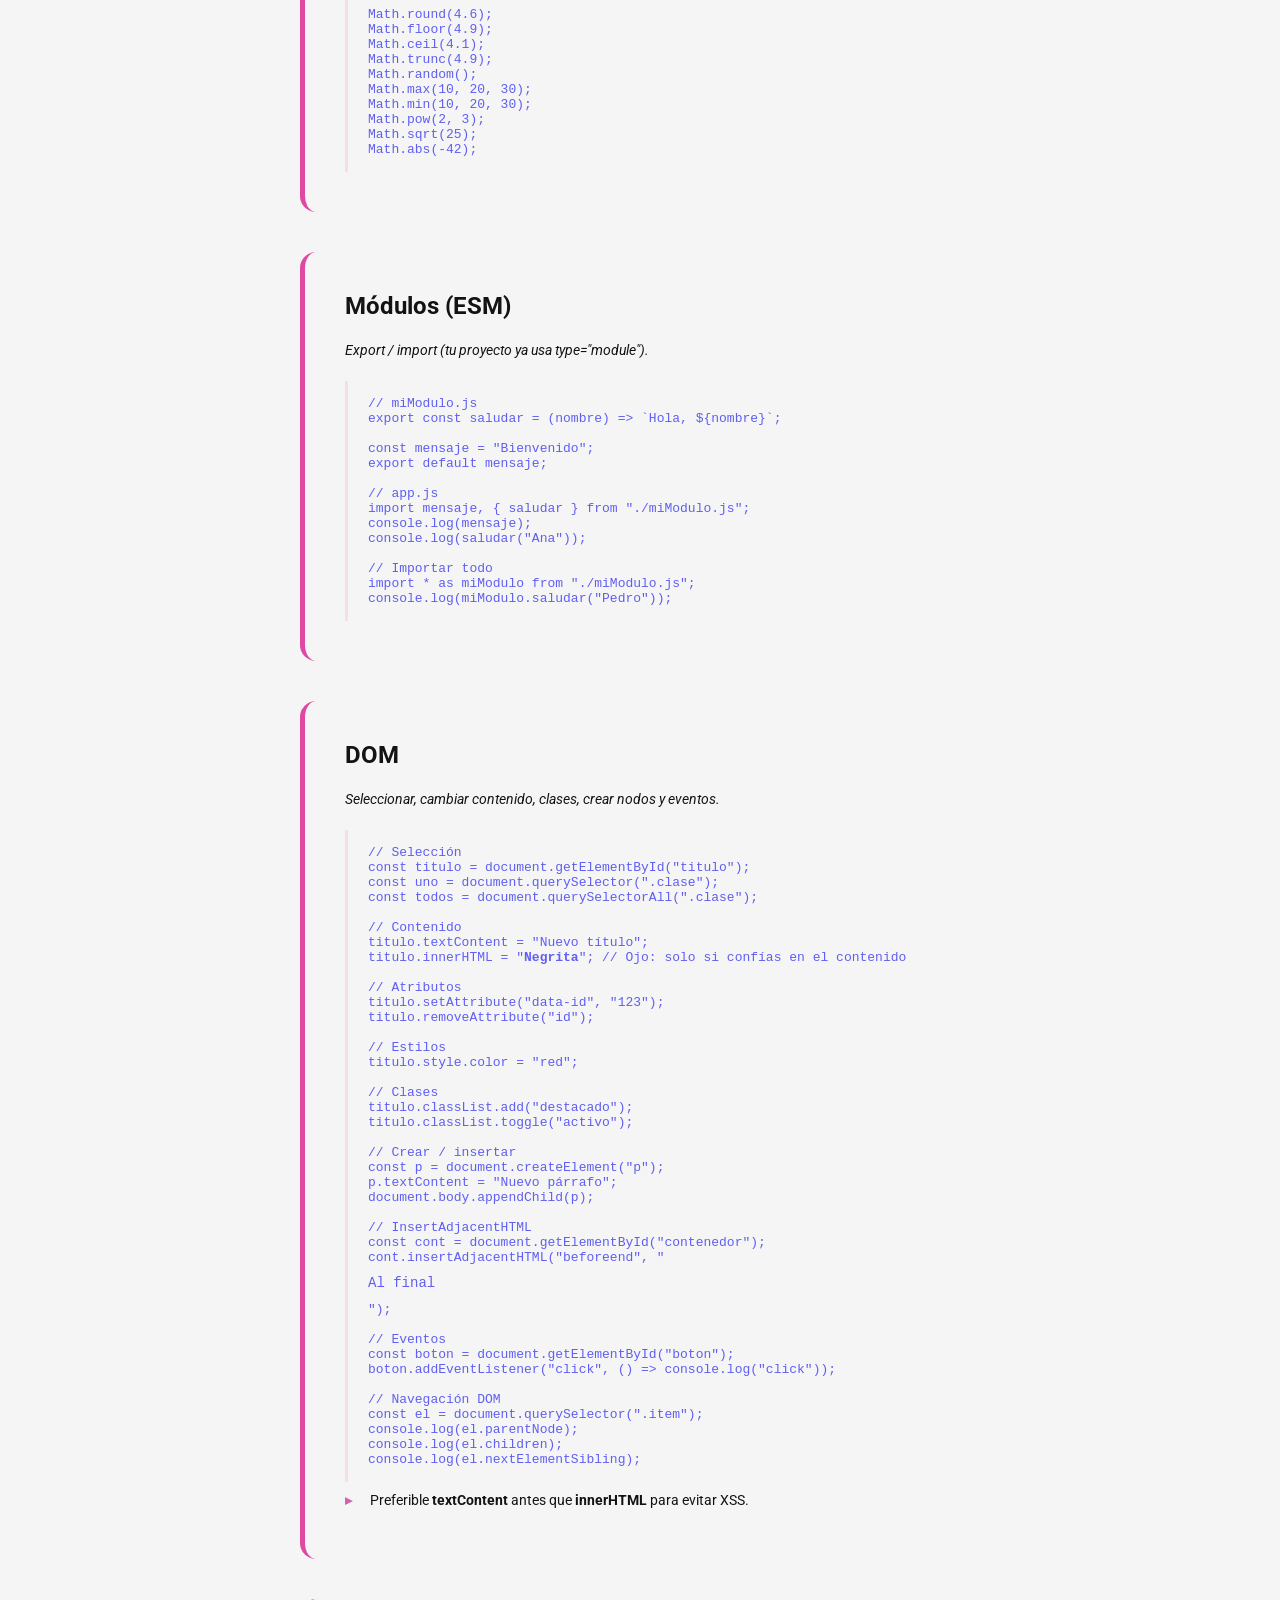
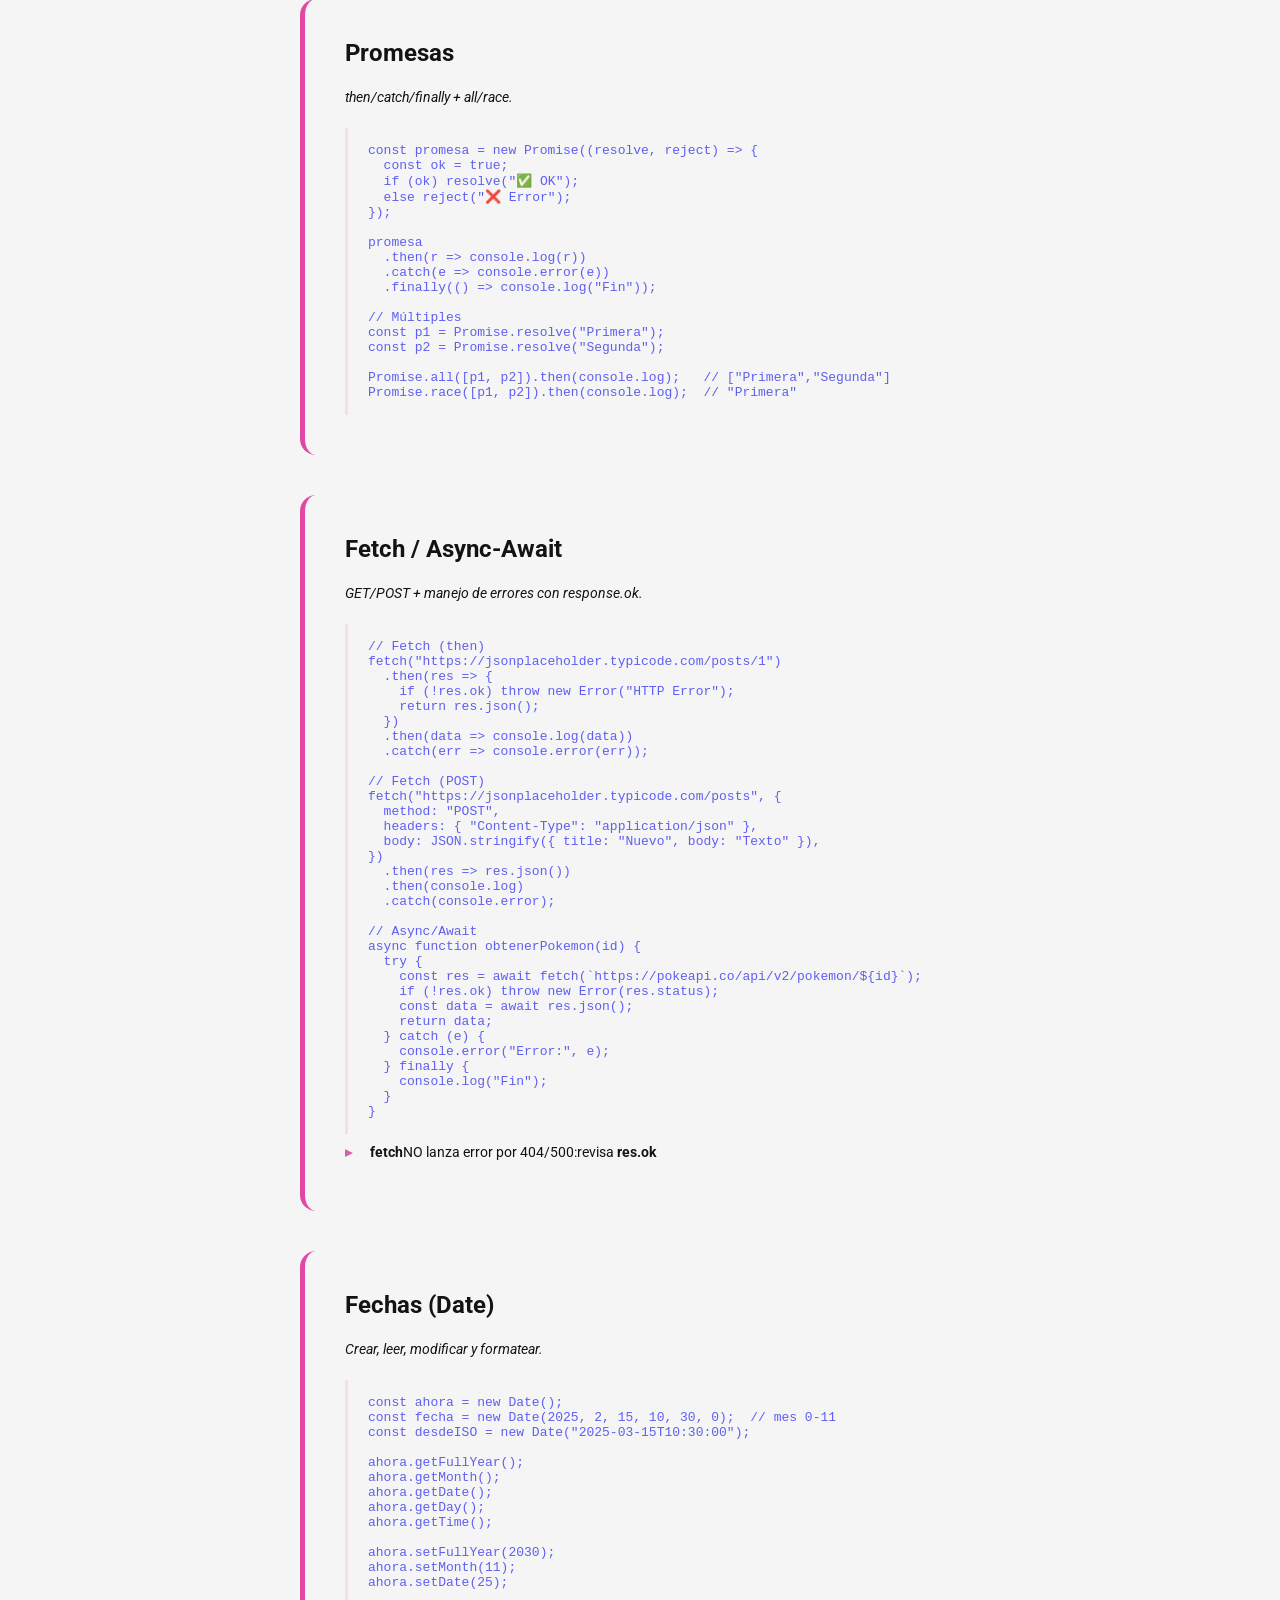
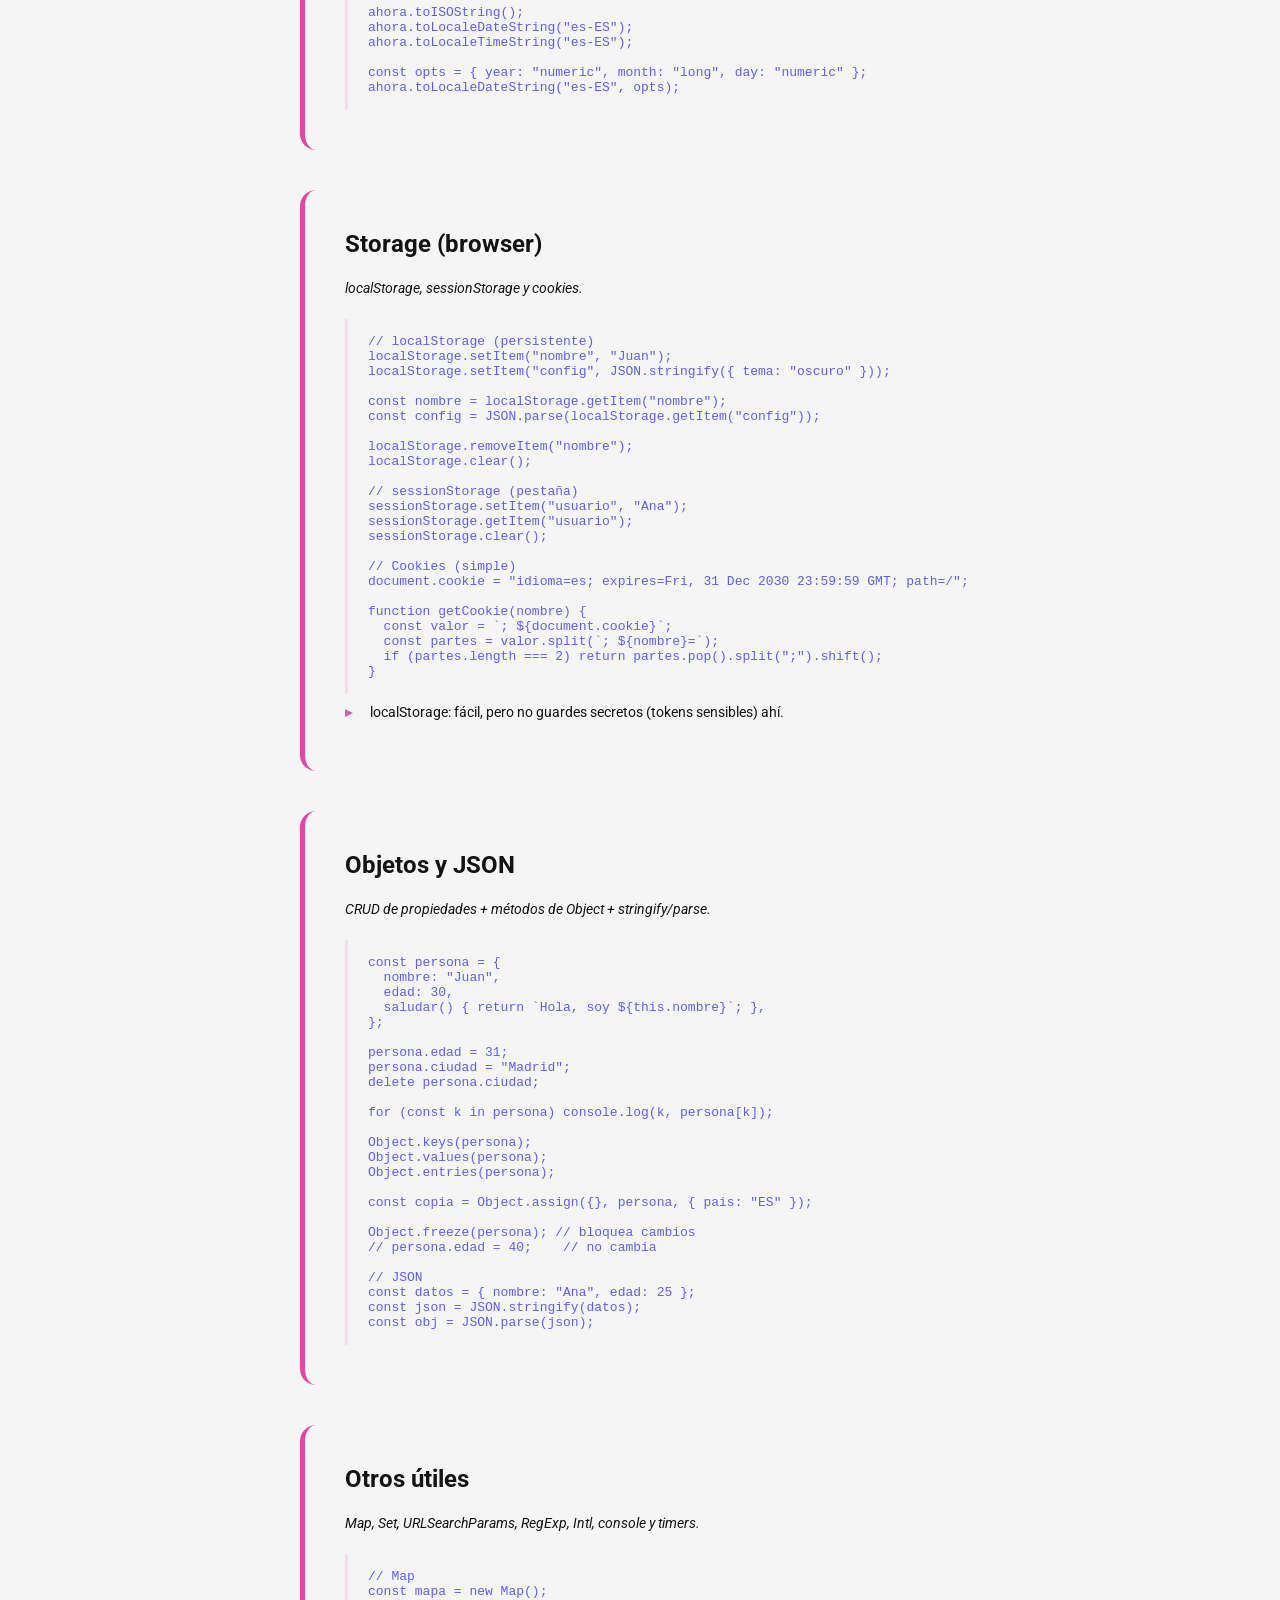
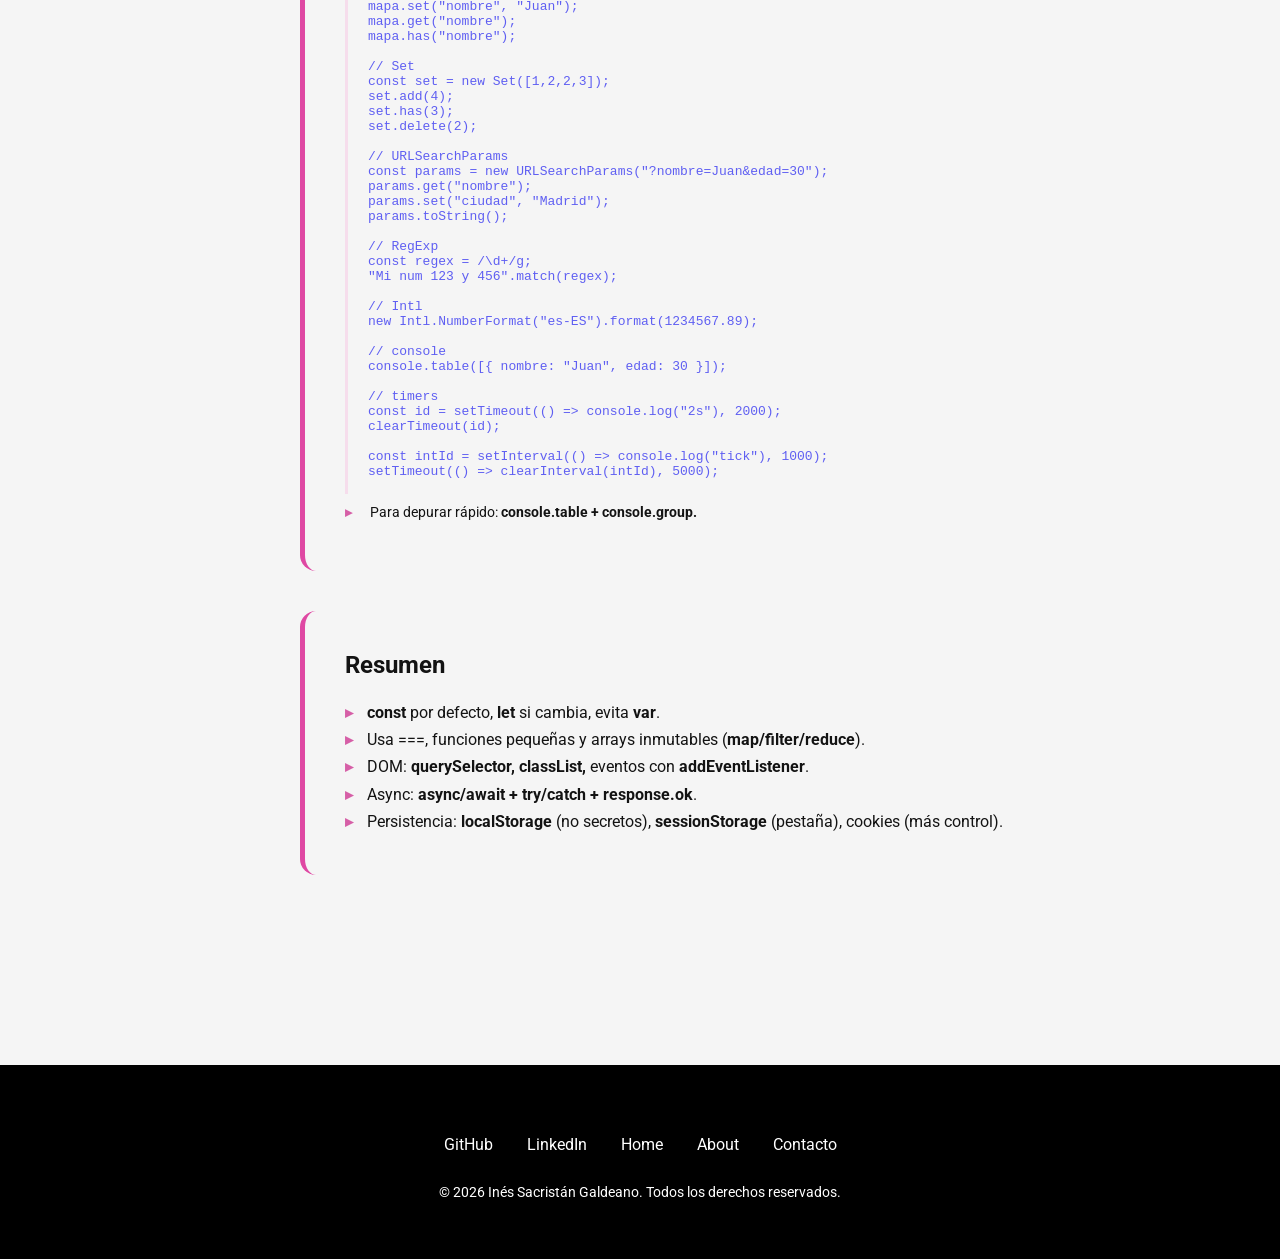
<file: cheatsheet-js.html>
<!DOCTYPE html>
<html lang="es">

<head>
    <meta charset="UTF-8">
    <meta name="viewport" content="width=device-width, initial-scale=1.0">
    <title>Cheatsheet HTML</title>

    <link rel="stylesheet" href="CSS/reset.css">
    <link rel="stylesheet" href="CSS/styles.css">
</head>

<body class="home">

<div id="header"></div>

<main class="cheatsheet-layout">

    <!-- MENU STICKY -->
    <aside class="sticky-nav">

        <a href="#variables">Variables</a>
        <a href="#tipos">Tipos</a>
        <a href="#templateString">Template Strings</a>
        <a href="#comentarios">Comentarios</a>
        <a href="#operadores">Operadores</a>
        <a href="#control">Control</a>
        <a href="#funciones">Funciones</a>
        <a href="#arrays">Arrays</a>
        <a href="#strings">Strings</a>
        <a href="#numeros">Números</a>
        <a href="#modulos">Módulos</a>
        <a href="#DOM">DOM</a>
        <a href="#promesas">Promesas</a>
        <a href="#fetch/async">Fetch / Async</a>
        <a href="#date">Date</a>
        <a href="#storage">Storage</a>
        <a href="#objetos">Objetos / JSON</a>
        <a href="#extras">Extras</a>

    </aside>

    <!-- CONTENIDO -->
    <section class="cheatsheet-content">

        <h1>JavaScript</h1>

        <p>
           Guía rápida de JavaScript moderno: variables, tipos, template strings, operadores, control de flujo, funciones, arrays/strings/números, módulos, DOM, asincronía (promesas/fetch), fechas, storage y objetos/JSON.
        </p>

        <article id="variables">

            <h2>Variables</h2>

            <p><em>Usa const por defecto. let si cambia. Evita var.</em></p>

            <pre><code>
// var (EVITAR)
var nombre = "Juan";
var nombre = "Pedro";   // redeclarar ✅
nombre = "Carlos";      // reasignar ✅

// Scope: función / global (NO bloque)
if (true) {
  var mensaje = "Hola desde var";
}
console.log(mensaje);   // ✅ funciona (var ignora bloque)

// let (cambia)
let edad = 30;
edad = 35;              // reasignar ✅
// let edad = 40;       // ❌ redeclarar en el mismo bloque

// Scope: bloque
if (true) {
  let saludo = "Hola desde let";
  console.log(saludo);
}
// console.log(saludo); // ❌ fuera del bloque

// const (fijo / referencia estable)
const PI = 3.1416;
// PI = 3.15;           // ❌ no reasignar
            </code></pre>
            <p class="tip"><strong>const </strong> no “congela” objetos/arrays, solo evita reasignar la variable.</p>
        </article>

        <article id="tipos">

            <h2>Tipos de datos</h2>
            <p><em>Primitivos (valor) vs complejos (referencia) + typeof.</em></p>

            <pre><code>
// Primitivos
const texto = "JavaScript";   // string
const entero = 42;            // number
const esActivo = true;        // boolean
let indefinido;               // undefined
const vacio = null;           // null
const simbolo = Symbol("id"); // symbol
const grande = BigInt(1);     // bigint

// Complejos
const persona = { nombre: "Ana", edad: 25 };
const frutas = ["🍎", "🍌"];
function saludar(n) { return `Hola ${n}`; }

// Copia por valor (primitivo)
let a = 5;
let b = a;
b = 10;
console.log(a); // 5

// Copia por referencia (objeto)
let obj1 = { nombre: "Juan" };
let obj2 = obj1;
obj2.nombre = "Pedro";
console.log(obj1.nombre); // "Pedro"

// typeof
console.log(typeof "Hola");      // "string"
console.log(typeof 42);          // "number"
console.log(typeof null);        // "object" (histórico)
console.log(typeof []);          // "object"
console.log(typeof function(){});// "function"
            </code></pre>

        </article>

        <article id="templateString">

            <h2>Template Strings</h2>
            <p><em>Interpolación + multilínea + expresiones.</em></p>

            <pre><code>
const nombre = "Juan";
const edad = 30;

console.log(`Hola, soy ${nombre} y tengo ${edad} años.`);

const precio = 100;
const iva = 0.21;
console.log(`Total: ${precio * (1 + iva)}€`);

const multi = `
Línea 1
Línea 2
`;
            </code></pre>

        </article>

        <article id="comentarios">

            <h2>Comentarios</h2>
            <p><em>Línea, bloque y documentación (JSDoc).</em></p>

            <pre><code>
// Una línea
console.log("Hola");

/*
Bloque
multi-línea
*/

/**
 * @param {string} nombre
 * @returns {string}
 */
function saludar(nombre) {
  return `Hola, ${nombre}`;
}
            </code></pre>
        </article>

        <article id="operadores">

            <h2>Operadores</h2>
            <p><em>Aritmética, asignación, comparación, lógica y modernos.</em></p>

            <pre><code>
// Aritméticos
5 + 3;
10 - 4;
3 * 4;
20 / 4;
10 % 3;
2 ** 3;

// Comparación
5 == "5";    // true (EVITAR)
5 === "5";   // false (RECOMENDADO)
5 !== "5";   // true

// Lógicos
true && false;
true || false;
!true;

// Ternario
const edad = 18;
const acceso = edad >= 18 ? "Permitido" : "Denegado";

// Modernos
const nombre = null;
console.log(nombre ?? "Anónimo"); // nullish coalescing

const usuario = { direccion: { ciudad: "Madrid" } };
console.log(usuario.direccion?.ciudad);
console.log(usuario.contacto?.telefono); // undefined sin error
            </code></pre>
            <p class="tip">Regla práctica: usa === y !== casi siempre.</p>

        </article>

        <article id="control">

            <h2>Estructuras de control</h2>
            <p><em>Bucles + condicionales + break/continue/return.</em></p>

            <pre><code>
// for
for (let i = 0; i < 3; i++) console.log(i);

// while
let c = 0;
while (c < 2) { c++; }

// do...while
let intentos = 0;
do { intentos++; } while (intentos < 1);

// for...of (arrays)
for (const fruta of ["🍎","🍌"]) console.log(fruta);

// for...in (objetos)
const persona = { nombre: "Ana", edad: 25 };
for (const k in persona) console.log(k, persona[k]);

// if / else
const edad = 20;
if (edad >= 18) console.log("OK");
else console.log("NO");

// switch
const dia = "Lunes";
switch (dia) {
  case "Lunes": console.log("Inicio"); break;
  default: console.log("Normal");
}

// break / continue
for (let i = 0; i < 5; i++) {
  if (i === 2) continue;
  if (i === 4) break;
  console.log(i);
}
            </code></pre>

        </article>

        <article id="funciones">

            <h2>Funciones</h2>
            <p><em>Declaradas, expresadas, arrow, orden superior, defaults y recursión.</em></p>

            <pre><code>
// Declarada
function saludar(nombre) {
  return `Hola, ${nombre}`;
}

// Expresada
const despedir = function (nombre) {
  return `Adiós, ${nombre}`;
};

// Arrow
const sumar = (a, b) => a + b;

// Arrow con bloque
const multiplicar = (a, b) => {
  const r = a * b;
  return r;
};

// Orden superior
function operar(a, b, op) {
  return op(a, b);
}
const res = operar(4, 2, (x, y) => x * y);

// Defaults
function saludarPersona(nombre = "Anónimo") {
  console.log(`Hola, ${nombre}`);
}

// Recursiva
function cuentaRegresiva(n) {
  if (n === 0) return console.log("BOOM");
  console.log(n);
  cuentaRegresiva(n - 1);
}
        </code></pre>
        <p class="tip">Arrow function: no tiene su propio <strong>this </strong> (importante en objetos/clases).</p>
        </article>

        <article id="arrays">

            <h2>Métodos de Array</h2>
            <p><em>Mutables vs inmutables (recomendado) + iteración.</em></p>

            <pre><code>
// Mutan el array
const nums = [1,2,3];
nums.push(4);
nums.pop();
nums.shift();
nums.unshift(0);
nums.splice(1, 1, 99);
nums.reverse();
["b","a","c"].sort();

// NO mutan (preferidos)
const a = [1,2,3,4,5];

const cuadrados = a.map(n => n ** 2);
const pares = a.filter(n => n % 2 === 0);
const suma = a.reduce((acc, n) => acc + n, 0);
const encontrado = a.find(n => n > 3);
const hayPares = a.some(n => n % 2 === 0);
const todosPos = a.every(n => n > 0);

a.includes(3);
a.indexOf(3);
a.slice(1, 3);
a.concat([6,7]);
a.join(" - ");

a.forEach(n => console.log(n));
        </code></pre>
        <p class="tip">Regla práctica: map/filter/reduce para transformar; evita mutar si no hace falta.</p>
        </article>

        <article id="strings">

            <h2>Métodos de String</h2>
            <p><em>Transformar, buscar y cortar.</em></p>

            <pre><code>
const texto = "JavaScript es genial";

texto.toUpperCase();
texto.toLowerCase();
"  Hola  ".trim();
texto.replace("genial", "increíble");
texto.slice(0, 10);
texto.substring(0, 10);
texto.split(" ");
"Hola".concat(" ", "mundo");
"Hola ".repeat(3);

const frase = "Aprender JavaScript es divertido";
frase.indexOf("JavaScript");
frase.lastIndexOf("es");
frase.includes("JavaScript");
frase.startsWith("Aprender");
frase.endsWith("divertido");
        </code></pre>
        </article>
        
        <article id="numeros">

            <h2>Métodos de Número</h2>
            <p><em>Formateo, parseo y Math.</em></p>

            <pre><code>
const n = 42.5678;

n.toFixed(2);       // "42.57"
n.toPrecision(4);   // "42.57"
n.toString();

Number.isInteger(42);
Number.parseInt("42.9");
Number.parseFloat("42.567");
Number.isNaN("Hola" * 3);

Math.round(4.6);
Math.floor(4.9);
Math.ceil(4.1);
Math.trunc(4.9);
Math.random();
Math.max(10, 20, 30);
Math.min(10, 20, 30);
Math.pow(2, 3);
Math.sqrt(25);
Math.abs(-42);
            </code></pre>
        </article>

        <article id="modulos">

            <h2>Módulos (ESM)</h2>
            <p><em>Export / import (tu proyecto ya usa type="module").</em></p>

            <pre><code>
// miModulo.js
export const saludar = (nombre) => `Hola, ${nombre}`;

const mensaje = "Bienvenido";
export default mensaje;

// app.js
import mensaje, { saludar } from "./miModulo.js";
console.log(mensaje);
console.log(saludar("Ana"));

// Importar todo
import * as miModulo from "./miModulo.js";
console.log(miModulo.saludar("Pedro"));
            </code></pre>
        </article>

        <article id="DOM">

            <h2>DOM</h2>
            <p><em>Seleccionar, cambiar contenido, clases, crear nodos y eventos.</em></p>

            <pre><code>
// Selección
const titulo = document.getElementById("titulo");
const uno = document.querySelector(".clase");
const todos = document.querySelectorAll(".clase");

// Contenido
titulo.textContent = "Nuevo título";
titulo.innerHTML = "<b>Negrita</b>"; // Ojo: solo si confías en el contenido

// Atributos
titulo.setAttribute("data-id", "123");
titulo.removeAttribute("id");

// Estilos
titulo.style.color = "red";

// Clases
titulo.classList.add("destacado");
titulo.classList.toggle("activo");

// Crear / insertar
const p = document.createElement("p");
p.textContent = "Nuevo párrafo";
document.body.appendChild(p);

// InsertAdjacentHTML
const cont = document.getElementById("contenedor");
cont.insertAdjacentHTML("beforeend", "<p>Al final</p>");

// Eventos
const boton = document.getElementById("boton");
boton.addEventListener("click", () => console.log("click"));

// Navegación DOM
const el = document.querySelector(".item");
console.log(el.parentNode);
console.log(el.children);
console.log(el.nextElementSibling);
            </code></pre>
            <p class="tip">Preferible <strong>textContent</strong> antes que <strong>innerHTML</strong> para evitar XSS.</p>
        </article>

        <article id="promesas">

            <h2>Promesas</h2>
            <p><em>then/catch/finally + all/race.</em></p>

            <pre><code>
const promesa = new Promise((resolve, reject) => {
  const ok = true;
  if (ok) resolve("✅ OK");
  else reject("❌ Error");
});

promesa
  .then(r => console.log(r))
  .catch(e => console.error(e))
  .finally(() => console.log("Fin"));

// Múltiples
const p1 = Promise.resolve("Primera");
const p2 = Promise.resolve("Segunda");

Promise.all([p1, p2]).then(console.log);   // ["Primera","Segunda"]
Promise.race([p1, p2]).then(console.log);  // "Primera"
            </code></pre>
        </article>

        <article id="fetch/async">

            <h2>Fetch / Async-Await</h2>
            <p><em>GET/POST + manejo de errores con response.ok.</em></p>

            <pre><code>
// Fetch (then)
fetch("https://jsonplaceholder.typicode.com/posts/1")
  .then(res => {
    if (!res.ok) throw new Error("HTTP Error");
    return res.json();
  })
  .then(data => console.log(data))
  .catch(err => console.error(err));

// Fetch (POST)
fetch("https://jsonplaceholder.typicode.com/posts", {
  method: "POST",
  headers: { "Content-Type": "application/json" },
  body: JSON.stringify({ title: "Nuevo", body: "Texto" }),
})
  .then(res => res.json())
  .then(console.log)
  .catch(console.error);

// Async/Await
async function obtenerPokemon(id) {
  try {
    const res = await fetch(`https://pokeapi.co/api/v2/pokemon/${id}`);
    if (!res.ok) throw new Error(res.status);
    const data = await res.json();
    return data;
  } catch (e) {
    console.error("Error:", e);
  } finally {
    console.log("Fin");
  }
}
            </code></pre>
            <p class="tip"><strong>fetch</strong>NO lanza error por 404/500:revisa <strong>res.ok</strong></p>
        </article>

        <article id="date">

            <h2>Fechas (Date)</h2>
            <p><em>Crear, leer, modificar y formatear.</em></p>

            <pre><code>
const ahora = new Date();
const fecha = new Date(2025, 2, 15, 10, 30, 0);  // mes 0-11
const desdeISO = new Date("2025-03-15T10:30:00");

ahora.getFullYear();
ahora.getMonth();
ahora.getDate();
ahora.getDay();
ahora.getTime();

ahora.setFullYear(2030);
ahora.setMonth(11);
ahora.setDate(25);

ahora.toISOString();
ahora.toLocaleDateString("es-ES");
ahora.toLocaleTimeString("es-ES");

const opts = { year: "numeric", month: "long", day: "numeric" };
ahora.toLocaleDateString("es-ES", opts);
            </code></pre>
        </article>

        <article id="storage">

            <h2>Storage (browser)</h2>
            <p><em>localStorage, sessionStorage y cookies.</em></p>

            <pre><code>
// localStorage (persistente)
localStorage.setItem("nombre", "Juan");
localStorage.setItem("config", JSON.stringify({ tema: "oscuro" }));

const nombre = localStorage.getItem("nombre");
const config = JSON.parse(localStorage.getItem("config"));

localStorage.removeItem("nombre");
localStorage.clear();

// sessionStorage (pestaña)
sessionStorage.setItem("usuario", "Ana");
sessionStorage.getItem("usuario");
sessionStorage.clear();

// Cookies (simple)
document.cookie = "idioma=es; expires=Fri, 31 Dec 2030 23:59:59 GMT; path=/";

function getCookie(nombre) {
  const valor = `; ${document.cookie}`;
  const partes = valor.split(`; ${nombre}=`);
  if (partes.length === 2) return partes.pop().split(";").shift();
}
            </code></pre>
            <p class="tip">localStorage: fácil, pero no guardes secretos (tokens sensibles) ahí.</p>
        </article>

        <article id="objetos">

            <h2>Objetos y JSON</h2>
            <p><em>CRUD de propiedades + métodos de Object + stringify/parse.</em></p>

            <pre><code>
const persona = {
  nombre: "Juan",
  edad: 30,
  saludar() { return `Hola, soy ${this.nombre}`; },
};

persona.edad = 31;
persona.ciudad = "Madrid";
delete persona.ciudad;

for (const k in persona) console.log(k, persona[k]);

Object.keys(persona);
Object.values(persona);
Object.entries(persona);

const copia = Object.assign({}, persona, { pais: "ES" });

Object.freeze(persona); // bloquea cambios
// persona.edad = 40;    // no cambia

// JSON
const datos = { nombre: "Ana", edad: 25 };
const json = JSON.stringify(datos);
const obj = JSON.parse(json);
            </code></pre>
        </article>

        <article id="extras">

            <h2>Otros útiles</h2>
            <p><em>Map, Set, URLSearchParams, RegExp, Intl, console y timers.</em></p>

            <pre><code>
// Map
const mapa = new Map();
mapa.set("nombre", "Juan");
mapa.get("nombre");
mapa.has("nombre");

// Set
const set = new Set([1,2,2,3]);
set.add(4);
set.has(3);
set.delete(2);

// URLSearchParams
const params = new URLSearchParams("?nombre=Juan&edad=30");
params.get("nombre");
params.set("ciudad", "Madrid");
params.toString();

// RegExp
const regex = /\d+/g;
"Mi num 123 y 456".match(regex);

// Intl
new Intl.NumberFormat("es-ES").format(1234567.89);

// console
console.table([{ nombre: "Juan", edad: 30 }]);

// timers
const id = setTimeout(() => console.log("2s"), 2000);
clearTimeout(id);

const intId = setInterval(() => console.log("tick"), 1000);
setTimeout(() => clearInterval(intId), 5000);
            </code></pre>
            <p class="tip">Para depurar rápido: <strong>console.table + console.group.</strong></p>
        </article>


<article id="resumen">

    <h2>Resumen</h2>

    <ul class="best-practices">

        <li>
            <strong>const</strong> por defecto, <strong>let</strong> si cambia, evita <strong>var</strong>.
        </li>

        <li>
            Usa ===, funciones pequeñas y arrays inmutables (<strong>map/filter/reduce</strong>).
        </li>

        <li>
            DOM: <strong>querySelector, classList,</strong> eventos con <strong>addEventListener</strong>.
        </li>

        <li>
            Async: <strong>async/await + try/catch + response.ok</strong>.
        </li>

        <li>
            Persistencia: <strong>localStorage</strong> (no secretos), <strong>sessionStorage</strong> (pestaña), cookies (más control).
        </li>

    </ul>

</article>

    </section>


</main>

<div id="footer"></div>

<script type="module" src="./JAVASCRIPT/main.js"></script>

</body>

</html>
</file>
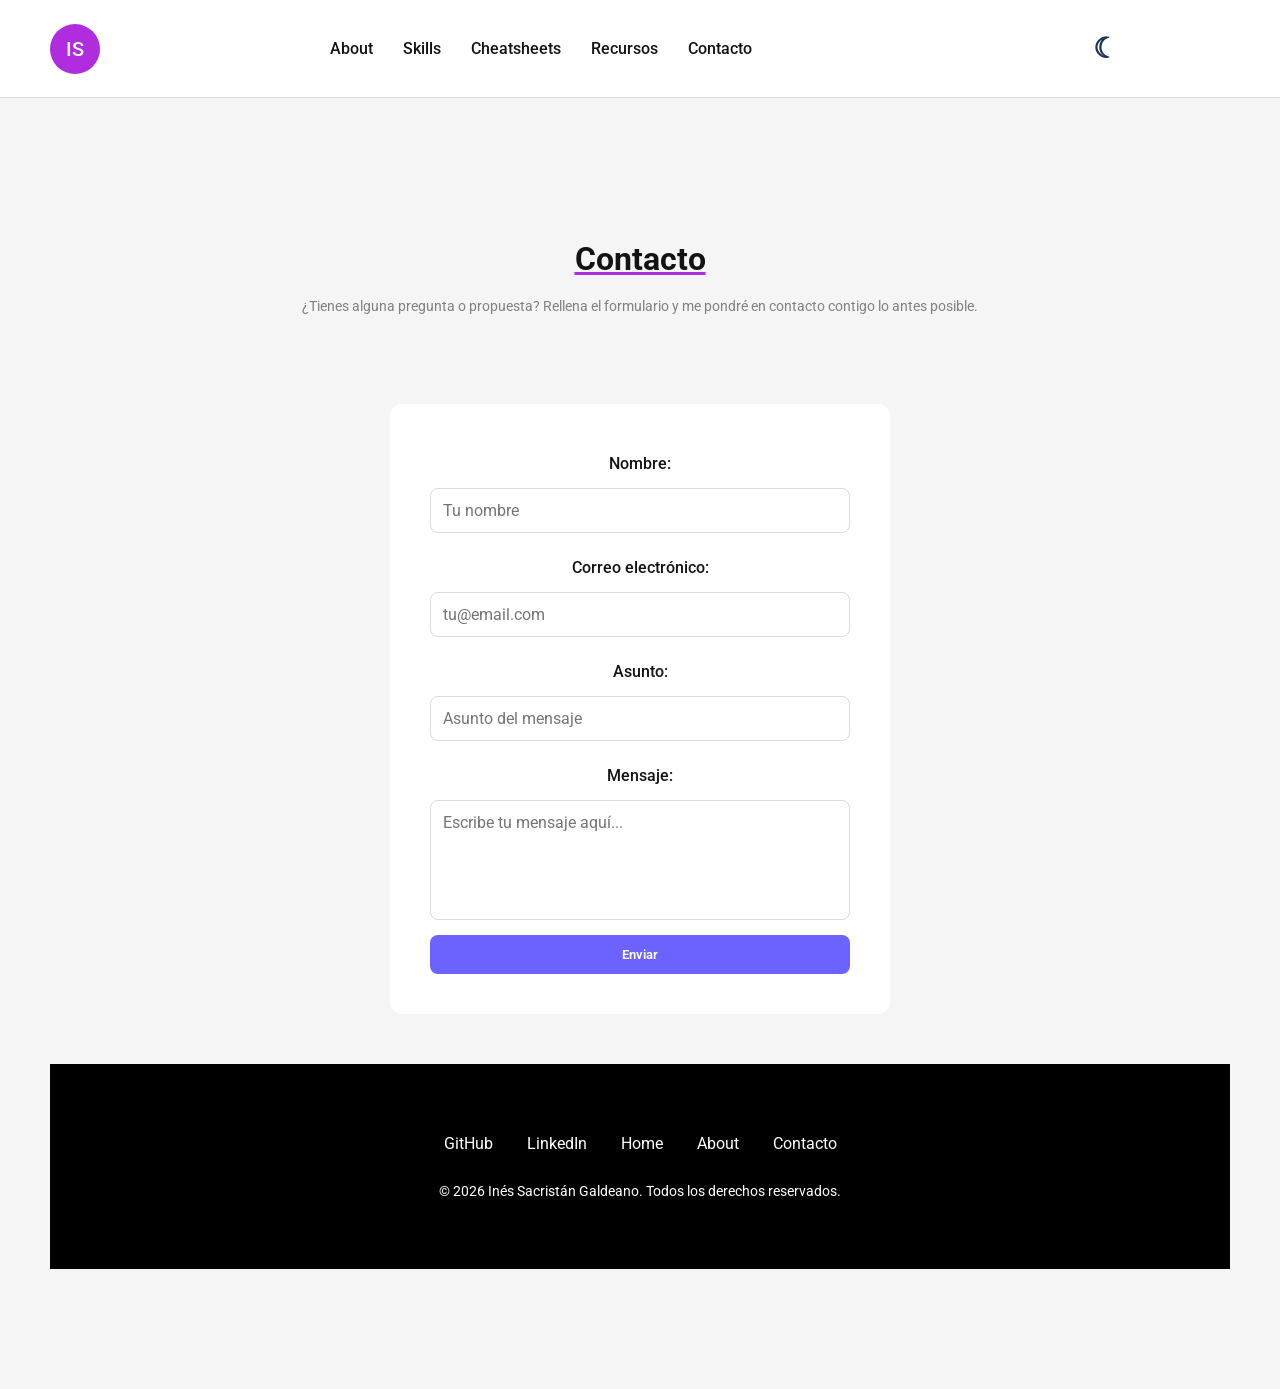
<file: contacto.html>
<!DOCTYPE html>
<html lang="es">
<head>
  <meta charset="UTF-8">
  <meta name="viewport" content="width=device-width, initial-scale=1.0">
  <title>Contacto | Inés Sacristán</title>
  <link rel="stylesheet" href="CSS/reset.css">
  <link rel="stylesheet" href="CSS/styles.css">
</head>

<body class="contacto">
<div id="header"></div>
<main>
    <h1 class="contacto">Contacto</h1>
    <p class="parrafo">¿Tienes alguna pregunta o propuesta? Rellena el formulario y me pondré en contacto contigo lo antes posible.</p>
    <form action="https://formsubmit.co/inessacristan13@gmail.com" method="POST">

    <input type="hidden" name="_subject" value="Nuevo mensaje desde CV Portfolio">
    <input type="hidden" name="_captcha" value="false">
    <input type="hidden" name="_template" value="table">
    
        <label for="name">Nombre:</label>
        <input type="text" id="name" name="name" placeholder="Tu nombre" required>
    
        <label for="email">Correo electrónico:</label>
        <input type="email" id="email" name="email" placeholder="tu@email.com" required>
           
        <label for="asunto">Asunto:</label>
        <input type="text" id="asunto" name="asunto" placeholder="Asunto del mensaje" required>
            
        <label for="mensaje">Mensaje:</label>
        <textarea id="mensaje" name="mensaje" placeholder="Escribe tu mensaje aquí..." required></textarea>
          
        <button type="submit">Enviar</button>
    </form>
</main>
<div id="footer"></div>

<script type="module" src="./JAVASCRIPT/main.js"></script>

</body>
</html>
</file>
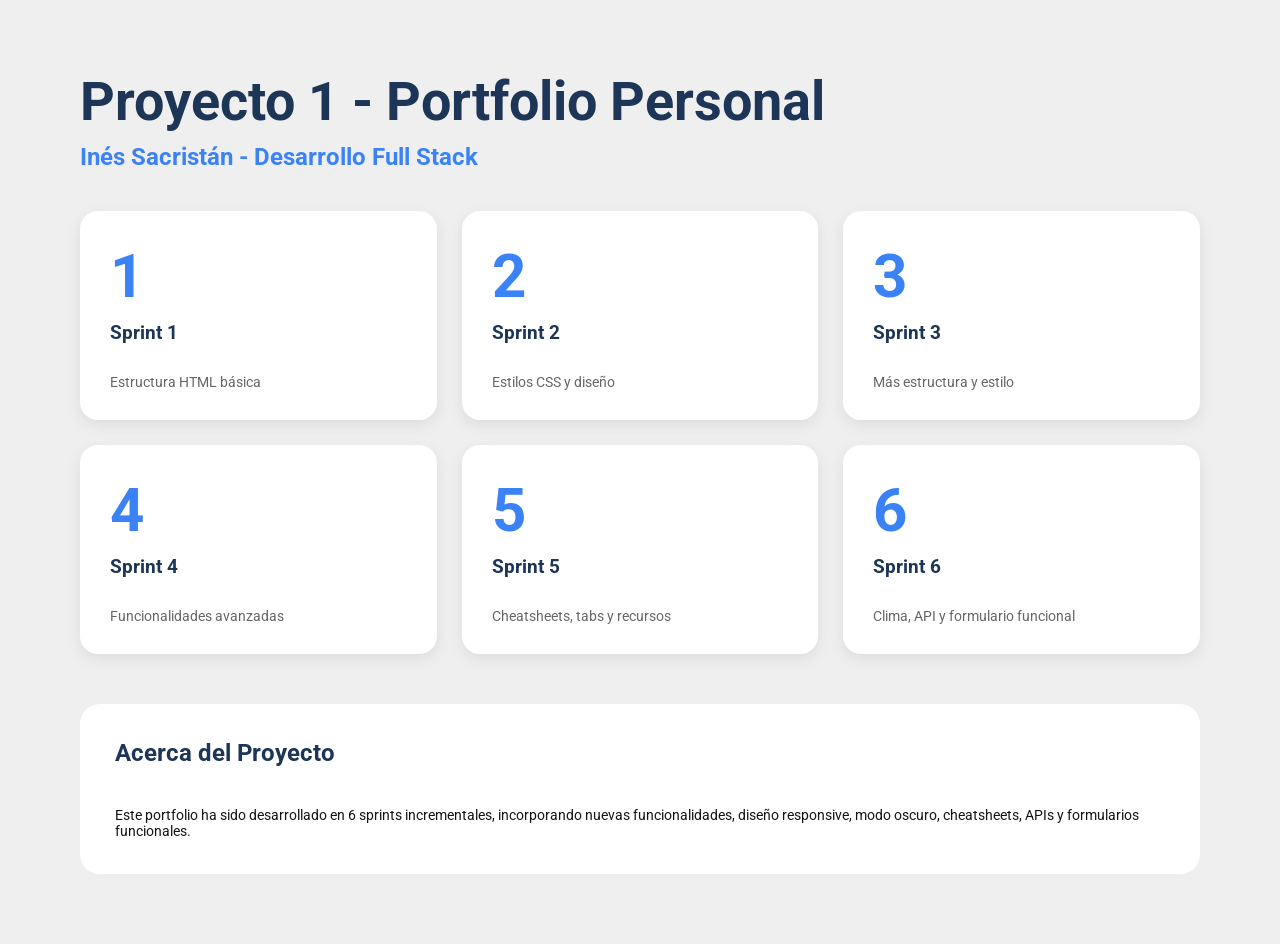
<file: demo.html>
<!DOCTYPE html>
<html lang="es">

<head>
    <meta charset="UTF-8">
    <meta name="viewport" content="width=device-width, initial-scale=1.0">
    <title>Demo Proyecto</title>

    <link rel="stylesheet" href="./CSS/reset.css">
    <link rel="stylesheet" href="./CSS/styles.css">
</head>

<body class="demo-page">

    <main class="demo-container">

        <h1>Proyecto 1 - Portfolio Personal</h1>

        <h2>Inés Sacristán - Desarrollo Full Stack</h2>

        <section class="demo-grid">

            <article class="demo-card">
                <span>1</span>
                <h3>Sprint 1</h3>
                <p>Estructura HTML básica</p>
            </article>

            <article class="demo-card">
                <span>2</span>
                <h3>Sprint 2</h3>
                <p>Estilos CSS y diseño</p>
            </article>

            <article class="demo-card">
                <span>3</span>
                <h3>Sprint 3</h3>
                <p>Más estructura y estilo</p>
            </article>

            <article class="demo-card">
                <span>4</span>
                <h3>Sprint 4</h3>
                <p>Funcionalidades avanzadas</p>
            </article>

            <article class="demo-card">
                <span>5</span>
                <h3>Sprint 5</h3>
                <p>Cheatsheets, tabs y recursos</p>
            </article>

            <article class="demo-card">
                <span>6</span>
                <h3>Sprint 6</h3>
                <p>Clima, API y formulario funcional</p>
            </article>

        </section>

        <section class="about-demo">

            <h2>Acerca del Proyecto</h2>

            <p>
                Este portfolio ha sido desarrollado en 6 sprints incrementales,
                incorporando nuevas funcionalidades, diseño responsive,
                modo oscuro, cheatsheets, APIs y formularios funcionales.
            </p>

        </section>

    </main>

</body>
</html>
</file>
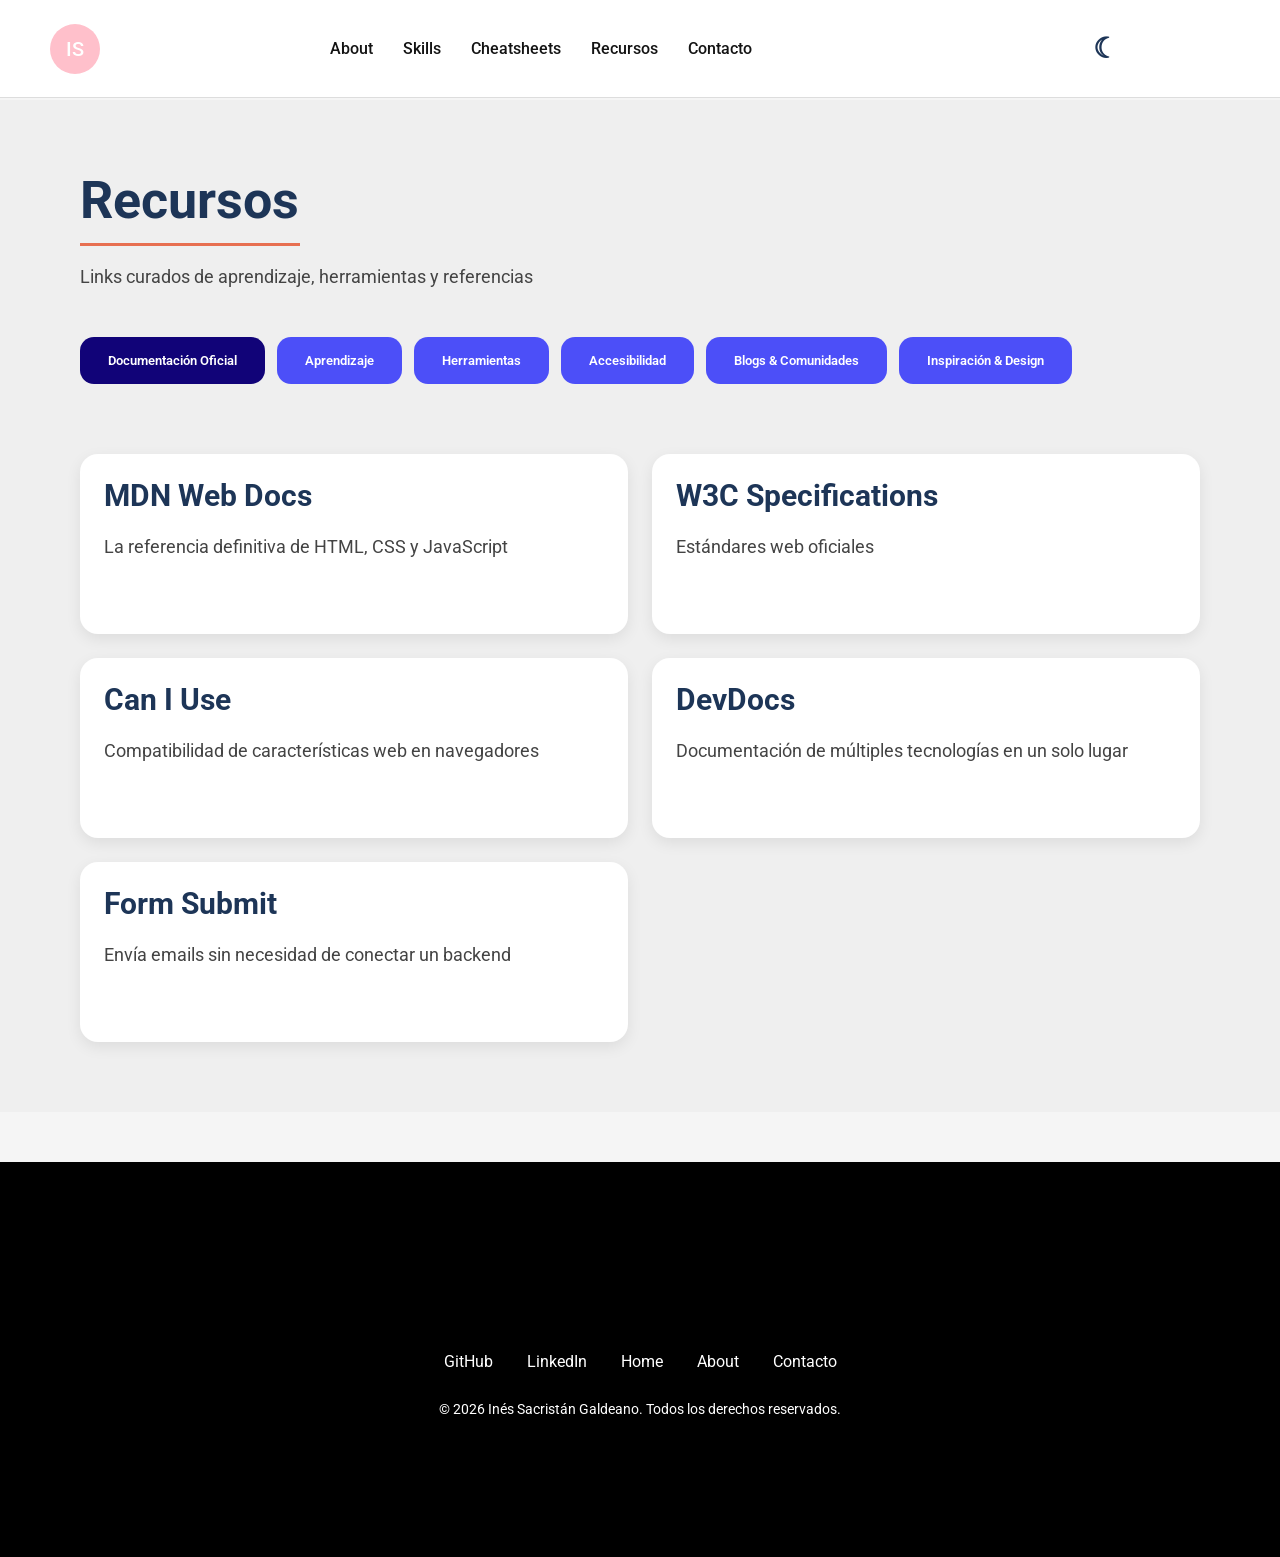
<file: recursos.html>
<!DOCTYPE html>
<html lang="es">

<head>
    <meta charset="UTF-8">
    <meta name="viewport" content="width=device-width, initial-scale=1.0">
    <title>Recursos</title>

    <link rel="stylesheet" href="CSS/reset.css">
    <link rel="stylesheet" href="CSS/styles.css">
</head>

<body>
    <header id="header"></header>

    <section class="resources-section">

    <h1>Recursos</h1>
    <p>Links curados de aprendizaje, herramientas y referencias</p>

        <div class="tabs">

            <button class="tab active" data-tab="documentacion">
            Documentación Oficial
            </button>

            <button class="tab" data-tab="aprendizaje">
            Aprendizaje
            </button>

            <button class="tab" data-tab="herramientas">
            Herramientas
            </button>

            <button class="tab" data-tab="accesibilidad">
            Accesibilidad
            </button>

            <button class="tab" data-tab="blogs">
            Blogs & Comunidades
            </button>

            <button class="tab" data-tab="inspiracion">
            Inspiración & Design
            </button>

        </div>

        <div id="resources-container"></div>

    </section>

    <footer id="footer"></footer>
    <script type="module" src="./JAVASCRIPT/main.js"></script>
</body>
</file>
<file: CSS/styles.css>
@import url('https://fonts.googleapis.com/css2?family=Roboto:wght@300;400;500;700;900&display=swap');

html{
    scroll-behavior: smooth;
}

:root{
    /*Pesos de fuente*/
    --peso-light: 300;
    --peso-normal: 400;
    --peso-medium: 500;
    --peso-bold: 700;
    --peso-black: 900;
    /*Colores*/
    --color-principal: #6c63ff;
    --color-secundario: #aca4a4;
    --color-fondo: #f5f5f5;
    --color-texto: #131313;
    --color-hoverabout: #8b84ff;
    --color-indexbotones: rgb(214, 95, 167);
}

body{
    font-family: 'Roboto', sans-serif;
    background-color: var(--color-fondo);
    color: var(--color-texto);
}

header{
    position: fixed;
    top:0;
    left: 0;
    width: 100%;
    background-color: white;
    border-bottom: 1px solid #ddd;
    padding: 20px 50px;
    z-index: 1000;
}

nav{
    display: flex;
    align-items: center;
}

nav ul{
    display: flex;
    gap: 30px;
    margin: 0 auto;
}

nav a{
    color: var(--color-texto);
    transition: 0.3s;
    font-weight: var(--peso-medium);
    position:relative;
}

nav a:hover{
    color: var(--color-indexbotones);
}

nav a::after{
    content: "";
    position: absolute;
    left: 0;
    bottom: -5px;
    width: 0%;
    height: 2px;
    background-color: var(--color-indexbotones);
    transition: 0.3s;
}

nav a:hover::after{
    width: 100%;
}

.logo{
    width: 50px;
    height: 50px;
    border-radius: 50%;
    background-color: pink;
    color: white;
    display: flex;
    justify-content: center;
    align-items: center;
    font-size: 20px;
}


/* CUERPO */

.cuerpo{
    min-height: 100vh;
    display: flex;
    justify-content: center;
    align-items: center;
    gap: 80px;
    padding: 120px 50px;
}

.cuerpo img{
    width: 350px;
    height: 350px;
    object-fit: cover;
    border-radius: 50%;
    border: 5px solid white;
}

.cuerpo div{
    max-width: 600px;
}

.cuerpo h1{
    font-size: 60px;
    margin-bottom: 20px;
}

.cuerpo p{
    line-height: 1.8;
    font-size: 18px;
    font-weight: var(--peso-normal);
}

/* HAMBURGUESA */

.hamburguesa{
    display: none;
    font-size: 35px;
    cursor: pointer;
}

/*CONTACTO*/

/* CENTRAR FORMULARIO */
form{
    width: 100%;
    max-width: 500px;
    margin: 40px auto 0;
    padding: 40px;
    background-color: white;
    border-radius: 12px;
    display: flex;
    flex-direction: column;
    gap: 15px;
}

/* LABELS */
label{
    font-weight: 500;
    margin-top: 10px;
}

/* INPUTS Y TEXTAREA */
input, textarea{
    padding: 12px;
    border: 1px solid #ddd;
    border-radius: 8px;
    font-size: 16px;
    transition: 0.3s;
}

/* EFECTO AL HACER CLICK */
input:focus,
textarea:focus{
    border-color: var(--color-principal);
    outline: none;
}

/* TEXTAREA */
textarea{
    min-height: 120px;
    resize: none;
}

/* BOTÓN */
button{
    padding: 12px;
    background-color: var(--color-principal);
    color: white;
    border: none;
    border-radius: 8px;
    font-weight: 600;
    cursor: pointer;
    transition: 0.3s;
}

/* HOVER BOTÓN */
button:hover{
    background-color: purple;
}

/*CONTACTO*/

.contacto{
    padding: 120px 50px;
    text-align: center;
}

.contacto h1{
    text-decoration: underline solid rgb(175, 44, 223);
}

.parrafo{
    padding: 50px;
    text-align: center;
    margin-top: -150px;
    color: grey;
}

/* FOOTER */

footer{
    background-color: black;
    text-align: center;
    padding: 70px 0;
    margin-top: 50px;
}

footer p{
    color: white;
    font-size: 14px;
}

footer a{
    color: white;
    margin: 0 15px;
    transition: 0.3s;
}

.footerIndex a:hover{
    color: var(--color-indexbotones);
}

p{
    margin-top: 30px;
    font-size: 14px;
}


/* RESPONSIVE */

@media(max-width: 768px){

    nav ul{
        display: none;
    }

    .hamburguesa{
        display: block;
    }

    .cuerpo{
        flex-direction: column;
        text-align: center;
    }

    .cuerpo h1{
        font-size: 40px;
    }

    .cuerpo img{
        width: 250px;
        height: 250px;
    }
}

/* ABOUT */

.about .logo{
    color:white;
    background-color: #3498db;
}

/* FOTO POLAROID + CONTENIDO */

.titulo{
    text-align: center;
    margin-top: 150px;
    margin-bottom: 70px;
}

.titulo h1{
    font-size: 45px;
    text-decoration: underline #3498db;
    text-underline-offset: 12px;
}

.titulo p{
    margin-top: 25px;
    color: gray;
}

/* SECCION SOBRE MI */

.Sobremi{
    display: flex;
    margin-top: -50px;
    justify-content: center;
    align-items: center;
    gap: 70px;
    padding: 50px;
    flex-wrap: wrap;
}

/* FOTO POLAROID */

.foto-polaroid{
    width: 270px;
    background-color: white;
    padding: 20px 20px 60px 20px;
    text-align: center;
}

.foto-polaroid img{
    width: 100%;
    display: block;
}

.foto-polaroid h1{
    margin-top: 25px;
    letter-spacing: 10px;
    font-size: 50px;
    color: #244766;
}

/* CONTENIDO */

.contenido{
    max-width: 650px;
}

.contenido h2{
    font-size: 45px;

    margin-bottom: 20px;

    color: #1d3557;
}

.contenido h3{
    color: #3498db;

    margin-bottom: 30px;

    font-size: 25px;
}

.contenido p{
    line-height: 1.8;

    color: #333;

    margin-bottom: 35px;
}

/* BOTONES */

.botones{
    display: flex;

    gap: 20px;
}

.boton{
    text-decoration: none;

    background-color: #3498db;

    color: white;

    padding: 14px 24px;

    border-radius: 8px;

    transition: 0.3s;
}

.boton:hover{
    background-color: #217dbb;
}

/*EXPERIENCIA y EDUCACIÓN*/

.experiencia, .educacion{
    display: flex;
    flex-direction: column;
    gap: 40px;
}

.experiencia h1, .educacion h1{
    max-width: 900px;
    margin: 0 auto;
    padding: 0 20px;
    margin-left: 500px;
}

.experiencia h1, .educacion h1, .valores h1{
    font-size: 40px;
    color: #1d3557;
    margin-top: 50px;
    text-decoration: underline #217dbb;
    text-underline-offset: 12px;
}


.CGI, .tiendas, .McDonald, .equitacion, .monitora, .TheBridge, .MEDAC, .PadrePiquer{
    background-color: rgb(252, 246, 246);
    padding: 40px;
    border-radius: 12px;
    border-left: #3498db 5px solid;
    margin-left: 500px;
    max-width: 900px;
}

.fecha{
    color: #3498db;
    font-weight: 500;
    margin-top: 10px;
}

/* VALORES */

.valores {
    max-width: 1200px;
    margin: 80px auto;
}

/* GRID */
.valores {
    display: grid;
    grid-template-columns: repeat(2, 1fr);
    gap: 30px;
    padding: 0 40px;
}

/* El título ocupa toda la fila */
.valores > h1 {
    grid-column: 1 / -1;
}

/* TARJETAS */
.valores div {
    background-color: white;
    border: 1px solid #e5e5e5;
    border-radius: 12px;
    padding: 35px;
    box-shadow: 0 2px 5px rgba(0,0,0,0.03);
}

/* TITULOS */
.valores h2 {
    color: #2f80ed;
    margin-bottom: 20px;
    font-size: 26px;
}

/* TEXTO */
.valores p {
    line-height: 1.7;
    font-size: 18px;
}

body.about {
    background-color: #f5f5f5;
}

body.about.dark-mode{
    background-color: #121212;
}


/* RESPONSIVE */
@media (max-width: 768px) {
    .valores {
        grid-template-columns: 1fr;
    }
}


.logoContacto{
    width: 50px;
    height: 50px;
    border-radius: 50%;
    background-color:rgb(175, 44, 223);
    color: white;
    display: flex;
    justify-content: center;
    align-items: center;
    font-size: 20px;
}

@media(max-width:768px){

    .Sobremi{
        flex-direction: column;
        text-align:center;
    }

    .botones{
        flex-direction: column;
    }

    .experiencia h1,
    .educacion h1{
        margin-left:0;
        text-align:center;
    }

    .CGI,
    .tiendas,
    .McDonald,
    .equitacion,
    .monitora,
    .TheBridge,
    .MEDAC,
    .PadrePiquer{
        margin-left:0;
    }
}



/*SRPINT 4*/

@media(max-width:768px){

    .nav-links{
        display: none;
        flex-direction: column;
        position: absolute;
        top: 90px;
        right: 0;
        background: white;
        width: 100%;
        text-align: center;
        padding: 20px 0;
    }

    .nav-links.active{
        display: flex;
    }
}

/*MODO DARK*/

.dark-mode-btn{
    background: none;
    border: none;
    font-size: 28px;
    cursor: pointer;
    transition: 0.3s ease;
    color: #1d3557; /* oscuro para modo claro */
    margin-right: 100px;
}

.dark-mode-btn:hover{
    transform: scale(1.1);
    opacity: 0.8;
    background: none;
}

.dark-mode .dark-mode-btn{
    color: white;
}

.dark-mode{
    background-color: #121212;
    color: white;
}

.dark-mode header{
    background-color: #1f1f1f;
    border-bottom: 1px solid #333;
}

.dark-mode nav a{
    color: white;
}

.dark-mode footer{
    background-color: #1a1a1a;
}

.dark-mode .boton{
    background-color: #444;
}


.dark-mode{
    background-color: #121212;
    color: white;
}

/* HEADER */
.dark-mode header{
    background-color: #1f1f1f;
    border-bottom: 1px solid #333;
}

/* LINKS NAV */
.dark-mode nav a{
    color: white;
}

/* TITULOS */
.dark-mode .contenido h2,
.dark-mode .experiencia h1,
.dark-mode .educacion h1,
.dark-mode .valores h1,
.dark-mode .titulo h1{
    color: white;
}

/* SUBTITULOS */
.dark-mode .contenido h3,
.dark-mode .fecha,
.dark-mode .valores h2{
    color: #64b5ff;
}

/* PÁRRAFOS */
.dark-mode p{
    color: #d1d1d1;
}

/* TARJETAS */
.dark-mode .CGI,
.dark-mode .tiendas,
.dark-mode .McDonald,
.dark-mode .equitacion,
.dark-mode .monitora,
.dark-mode .TheBridge,
.dark-mode .MEDAC,
.dark-mode .PadrePiquer,
.dark-mode .valores div,
.dark-mode .foto-polaroid{
    background-color: #1f1f1f;
    border-color: #444;
}

/* BOTONES */
.dark-mode .boton{
    background-color: #2f80ed;
}

.dark-mode .boton:hover{
    background-color: #1f5fbf;
}

/* FOOTER */
.dark-mode footer{
    background-color: #0d0d0d;
}

/*NAV Y FOOTER*/

.home .logo{
    background-color: pink;
}

.about .logo{
    background-color: #3498db;
}

.contacto .logo{
    background-color: rgb(175, 44, 223);
}

/* HOME */

.home nav a:hover,
.home footer a:hover{
    color: var(--color-indexbotones);
}

.home nav a::after{
    background-color: var(--color-indexbotones);
}


/* ABOUT */

.about nav a:hover,
.about footer a:hover{
    color: #2f80ed;
}

.about nav a::after{
    background-color: #2f80ed;
}


/* CONTACTO */

.contacto nav a:hover,
.contacto footer a:hover{
    color: var(--color-principal);
}

.contacto nav a::after{
    background-color: var(--color-principal);
}


/*SKILLS*/

.skills-section{
    padding: 80px 50px;
    text-align: center;
}

.skills-section h1{
    font-size: 42px;
    margin-bottom: 40px;
}

#skills-container{
    display: grid;
    grid-template-columns: repeat(auto-fit, minmax(260px, 1fr));
    gap: 30px;
}

.skill-card{
    background-color: white;
    padding: 30px;
    border-radius: 16px;
    box-shadow: 0 4px 10px rgba(0,0,0,0.1);
}


.skill-card img{
    width: 60px;
    margin-bottom: 20px;
}

.skill-card h2{
    margin-bottom: 15px;
}

.tags{
    display: flex;
    flex-wrap: wrap;
    gap: 10px;
    justify-content: center;
    margin-top: 20px;
}

.tags span{
    background-color: rgb(239, 236, 236);
    color: black;
    padding: 8px 12px;
    border-radius: 12px;
    font-size: 14px;
}

/*SPRINT 5*/

/*CHEATSHEETS*/
.cheatsheets-section{
    padding: 80px 50px;
    text-align: center;
}

#cheatsheets-container{
    display: grid;
    grid-template-columns: repeat(auto-fit, minmax(260px, 1fr));
    gap: 30px;
    margin-top: 50px;
}

.cheatsheet-card{
    background: white;
    padding: 30px;
    border-radius: 16px;
    text-decoration: none;
    color: inherit;
    box-shadow: 0 4px 10px rgba(0,0,0,0.1);
    transition: 0.3s ease;
}

.cheatsheet-card:hover{
    transform: translateY(-8px);
}

.cheatsheet-card img{
    width: 60px;
    margin-bottom: 20px;
}

/*HTML*/

.cheatsheet-layout{
    display: flex;
    gap: 40px;
    max-width: 1400px;
    margin: 150px auto;
    padding: 0 40px;
}

.cheatsheet-content article{
    scroll-margin-top: 140px;
}

/* MENU IZQUIERDA */

.sticky-nav{
    position: sticky;
    top: 120px;

    display: flex;
    flex-direction: column;
    gap: 15px;

    min-width: 220px;
    height: fit-content;

    transition: all 0.3s ease;
}

.sticky-nav a{
    text-decoration: none;
    color: #5533b3;
    font-weight: 500;
    transition: 0.3s;
}

.sticky-nav a:hover{
    color: var(--color-indexbotones);
}

/* CONTENIDO */

.cheatsheet-content{
    flex: 1;
}

.cheatsheet-content h1{
    font-size: 50px;
    margin-bottom: 20px;
    text-decoration: underline solid rgb(214, 95, 167);
    text-underline-offset: 9px;
}

.cheatsheet-content article{
    background: #f5f5f5;
    border-radius: 16px;
    padding: 40px;
    margin-bottom: 40px;
    width: 990px;
    margin-top: 40px;
    border-left: 5px solid rgb(223, 72, 163);
}

.cheatsheet-content h2{
    margin-bottom: 20px;
}

.cheatsheet-content pre{
    color: rgb(95, 95, 242);
    padding-left: 20px;
    border-left: 3px solid rgba(255, 0, 153, 0.099);
    margin-top: 20px;
    width: fit-content;
}

.cheatsheet-content p{
    margin-top: 20px;
    margin: 8px 0;
    line-height: 1.5;
}

/* RESPONSIVE */

@media(max-width:768px){

    .sticky-nav{
        display: none;
    }

    .cheatsheet-layout{
        padding: 0 20px;
    }

}

.best-practices{
    margin-top: 20px;
    padding-left: 0;
    list-style: none;
}

.best-practices li{
    line-height: 1.7;
}

.best-practices li::before{
    content: "▸";
    color: var(--color-indexbotones);
    font-weight: bold;
    margin-right: 10px;
}

.dark-mode .cheatsheet-content article{
    background-color: #1f1f1f;
    border-color: #333;
}

.dark-mode .skill-card,
.dark-mode .cheatsheet-card{
    background-color: #1f1f1f;
    color: #f5f5f5;
}

.dark-mode .tags span{
    background-color: #333;
    color: white;
}

.dark-mode form{
    background-color: #1f1f1f;
}

.tip{
    position: relative;
    padding-left: 25px;
}

.tip::before{
    content: "▸";
    color: var(--color-indexbotones);
    position: absolute;
    left: 0;
    font-weight: bold;
}


#skills,
#cheatsheets {
    scroll-margin-top: 100px;
}

/*TABS*/

.tab {
     border: none;
    background: #0e12fdb8;
    color: white;
    padding: 16px 28px;
    border-radius: 14px;
    cursor: pointer;
    font-weight: 600;
    transition: 0.3s;
}

.tabs{
    display: flex;
    gap: 12px;
    flex-wrap: wrap;
    margin-bottom: 70px;
}

.tab:hover{
    transform: translateY(-2px);
    background-color: #244766;
}

.tab.active {
    background: #110378;
}

#resources-container{
    display: grid;
    grid-template-columns: repeat(2, 1fr);
    gap: 24px;
}

/* TARJETAS */
.resource-card{
    background-color: white;
    border-radius: 18px;
    padding: 24px;
    box-shadow: 0 5px 15px rgba(0,0,0,0.08);
    transition: 0.3s;
     min-height: 140px;
}

.resource-card:hover{
    transform: translateY(-4px);
}

/* TITULO TARJETA */
.resource-card h3{
    font-size: 30px;
    color: #1d3557;
    margin-bottom: 14px;
}

/* TEXTO TARJETA */
.resource-card p{
    margin: 0;
    font-size: 16px;
    color: #555;
    line-height: 1.5;
}

.resource-note{
    margin-bottom: 20px;
}

.resource-link{
    text-decoration: none;
}

.resources-section{
    margin-top: 100px;
    background-color: #efefef;
    min-height: 100vh;
    padding: 70px 80px;
}

/* TITULO */
.resources-section h1{
    font-size: 52px;
    color: #1d3557;
    margin-bottom: 10px;
    font-weight: bold;
}

/* LINEA ROJA DEBAJO */
.resources-section h1::after{
    content: "";
    display: block;
    width: 220px;
    height: 3px;
    background-color: #e76f51;
    margin-top: 12px;
}

/* TEXTO */
.resources-section p{
    color: #444;
    font-size: 18px;
    margin-top: 20px;
    margin-bottom: 50px;
}

/* MODO OSCURO RECURSOS */
.dark-mode .resources-section{
    background-color: #1f1f1f;
    border-color: #333;
}

/* TARJETAS */
.dark-mode .resource-card{
    background-color: #2a2a2a;
    color: #f1f1f1;
}

/* TITULOS DE TARJETAS */
.dark-mode .resource-card h3{
    color: #ffffff;
}

/* TEXTO TARJETAS */
.dark-mode .resource-card p{
    color: #d1d1d1;
}

/* TITULO PRINCIPAL */
.dark-mode .resources-section h1{
    color: #ffffff;
}

/* SUBTITULO */
.dark-mode .resources-section > p{
    color: #bdbdbd;
}

/* BOTONES */
.dark-mode .tab{
    background-color: #41bfdc;
}

.dark-mode .tab.active{
    background-color: #5bbed4;
}

@media (max-width: 768px){

    #resources-container{
        grid-template-columns: 1fr;
    }

    .tabs{
        justify-content: center;
    }
}


.weather-widget{
    display: flex;
    align-items: center;
    gap: 8px;
    margin-right: 100px; /* ajusta este valor */
}


/*MIS PROYECTOS*/

/* ===== PROYECTOS ===== */

.projects-section{
    padding: 80px;
}

.projects-section h1{
    font-size: 48px;
    color: var(--title-color);
    margin-bottom: 10px;
}

.projects-section p{
    margin-bottom: 40px;
    color: var(--text-color);
}

/* CONTENEDOR */
.projects-container{
    display: flex;
    justify-content: flex-start;
    gap: 30px;
    flex-wrap: wrap;
    margin-top: 40px;
}

/* CARD */
.project-card{
    background-color: var(--card-color);
    border-radius: 20px;
    padding: 30px;
    width: 100%;
    max-width: 500px;
    box-sizing: border-box;
    box-shadow: 0 5px 20px rgba(0,0,0,0.1);
    transition: transform 0.3s ease;
}

.project-card:hover{
    transform: translateY(-5px);
}

.project-card h3{
    font-size: 30px;
    margin-bottom: 15px;
    color: var(--title-color);
}

.project-card p{
    line-height: 1.6;
}

/* TAGS */
.project-tags{
    display: flex;
    gap: 10px;
    flex-wrap: wrap;
    margin: 20px 0;
}

.project-tags span{
    background: #6366f1;
    color: white;
    padding: 8px 14px;
    border-radius: 20px;
    font-size: 14px;
}

/* BOTONES */
.project-buttons{
    display: flex;
    gap: 12px;
    margin-top: 20px;
}

.project-buttons a{
    background: #1d3557;
    color: white;
    text-decoration: none;
    padding: 12px 18px;
    border-radius: 12px;
}

/* ===== RESPONSIVE ===== */

@media (max-width: 768px){

    .projects-section{
        padding: 40px 20px;
    }

    .projects-container{
        flex-direction: column;
        align-items: center;
    }

    .project-card{
        max-width: 100%;
    }

    .project-buttons{
        flex-direction: column;
    }

    .project-buttons a{
        text-align: center;
    }
}

/*MIS PROYECTOS DEMO*/

/* ===== DEMO ===== */

.demo-page{
    background-color: #efefef;
    min-height: 100vh;
}

.demo-container{
    padding: 70px 80px;
}

.demo-container h1{
    font-size: 54px;
    color: #1d3557;
    margin-bottom: 10px;
}

.demo-container h2{
    color: #3b82f6;
    margin-bottom: 40px;
}

.demo-grid{
    display: grid;
    grid-template-columns: repeat(3, 1fr);
    gap: 25px;
}

.demo-card{
    background: white;
    border-radius: 18px;
    padding: 30px;
    box-shadow: 0 5px 15px rgba(0,0,0,0.08);
}

.demo-card span{
    font-size: 60px;
    font-weight: bold;
    color: #3b82f6;
}

.demo-card h3{
    margin: 10px 0;
    color: #1d3557;
}

.demo-card p{
    color: #666;
}

.about-demo{
    background: white;
    padding: 35px;
    border-radius: 20px;
    margin-top: 50px;
}

.about-demo h2{
    color: #1d3557;
}

/* RESPONSIVE */
@media (max-width: 768px){

    .demo-container{
        padding: 40px 20px;
    }

    .demo-grid{
        grid-template-columns: 1fr;
    }

    .demo-container h1{
        font-size: 38px;
    }
}
</file>
